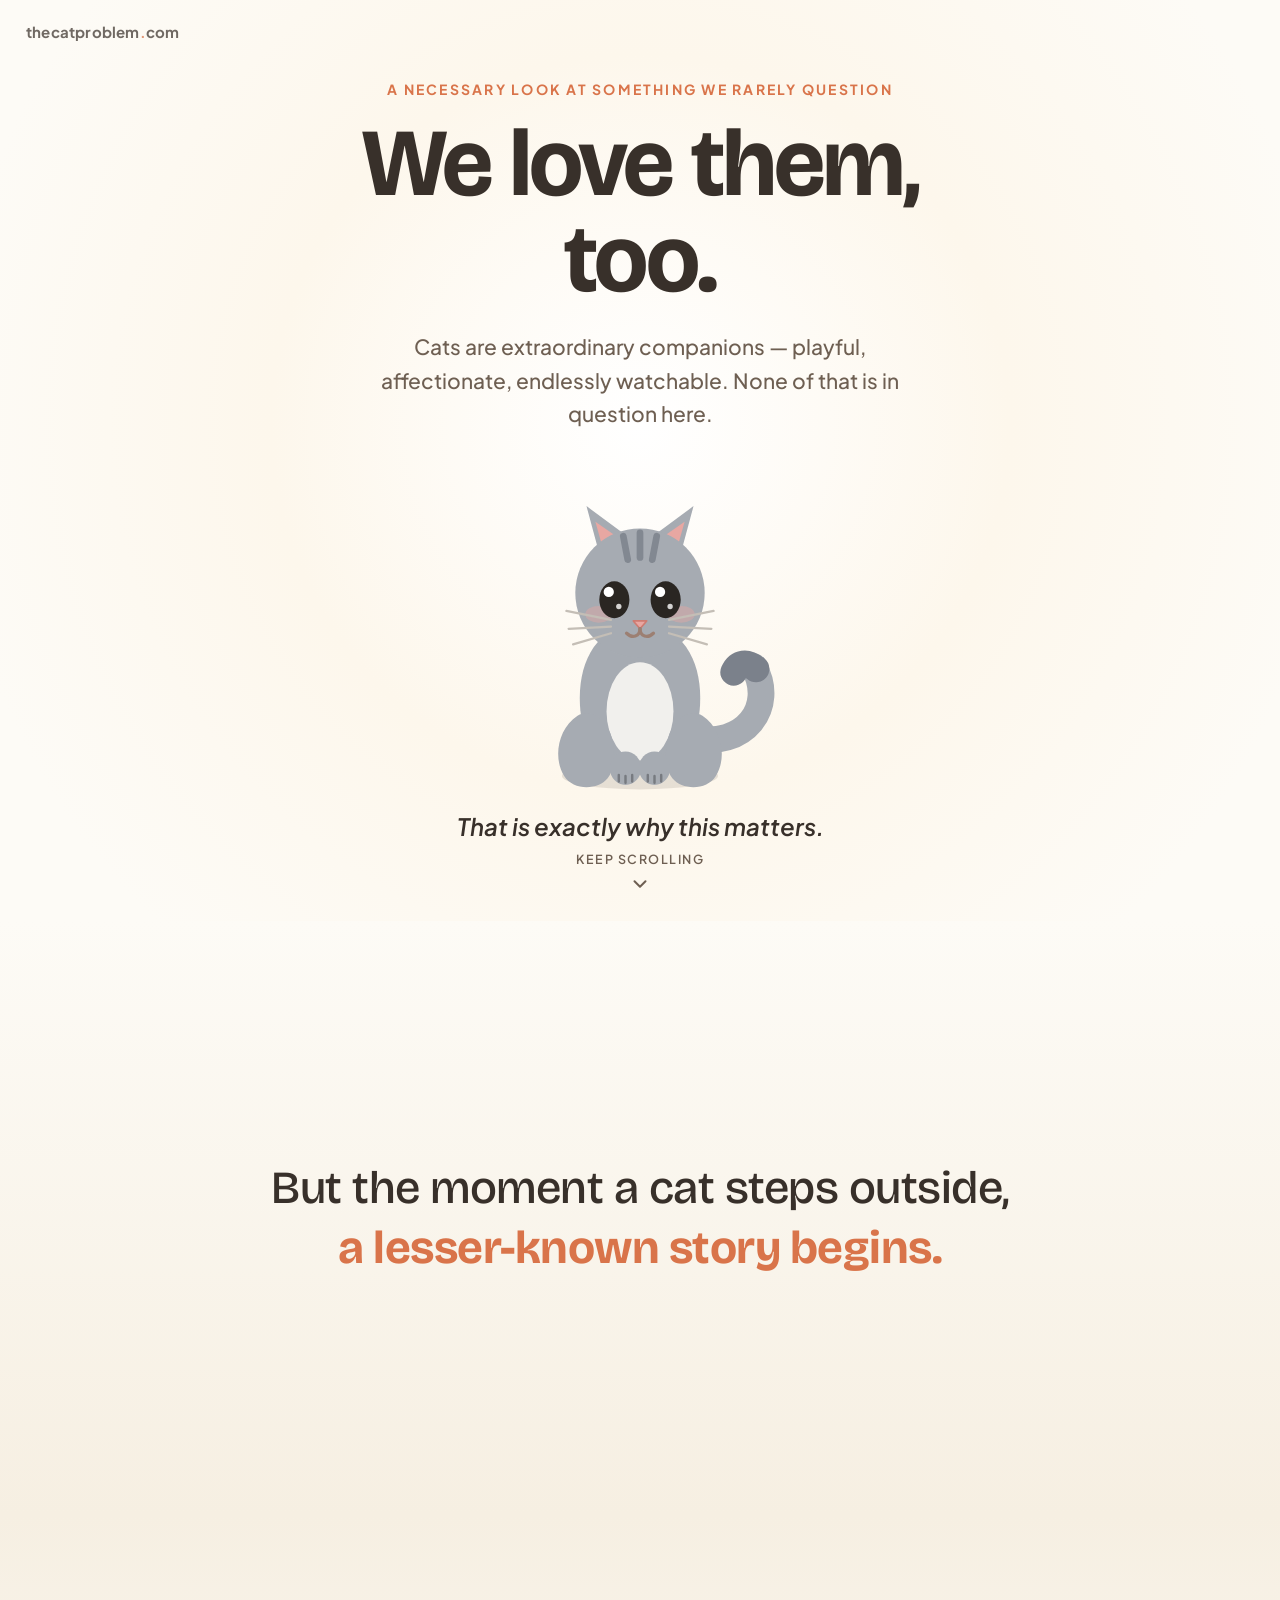
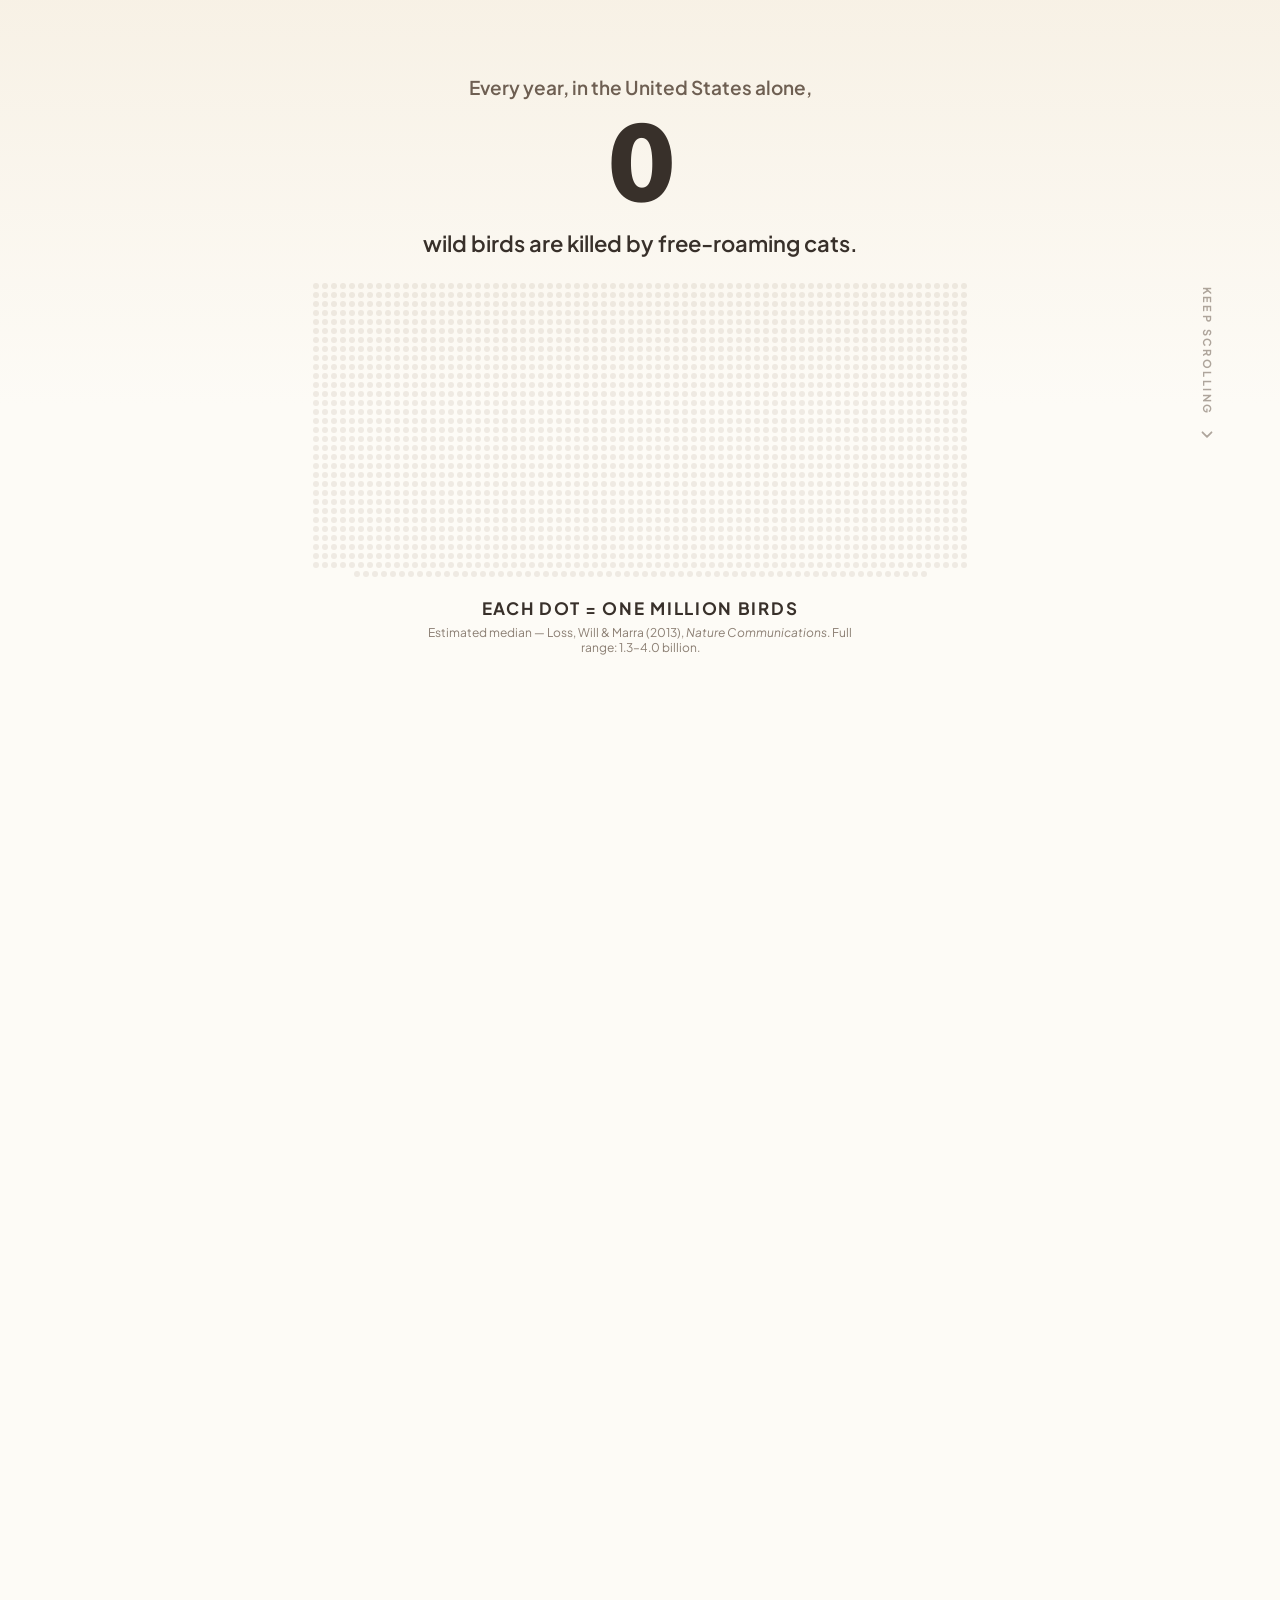
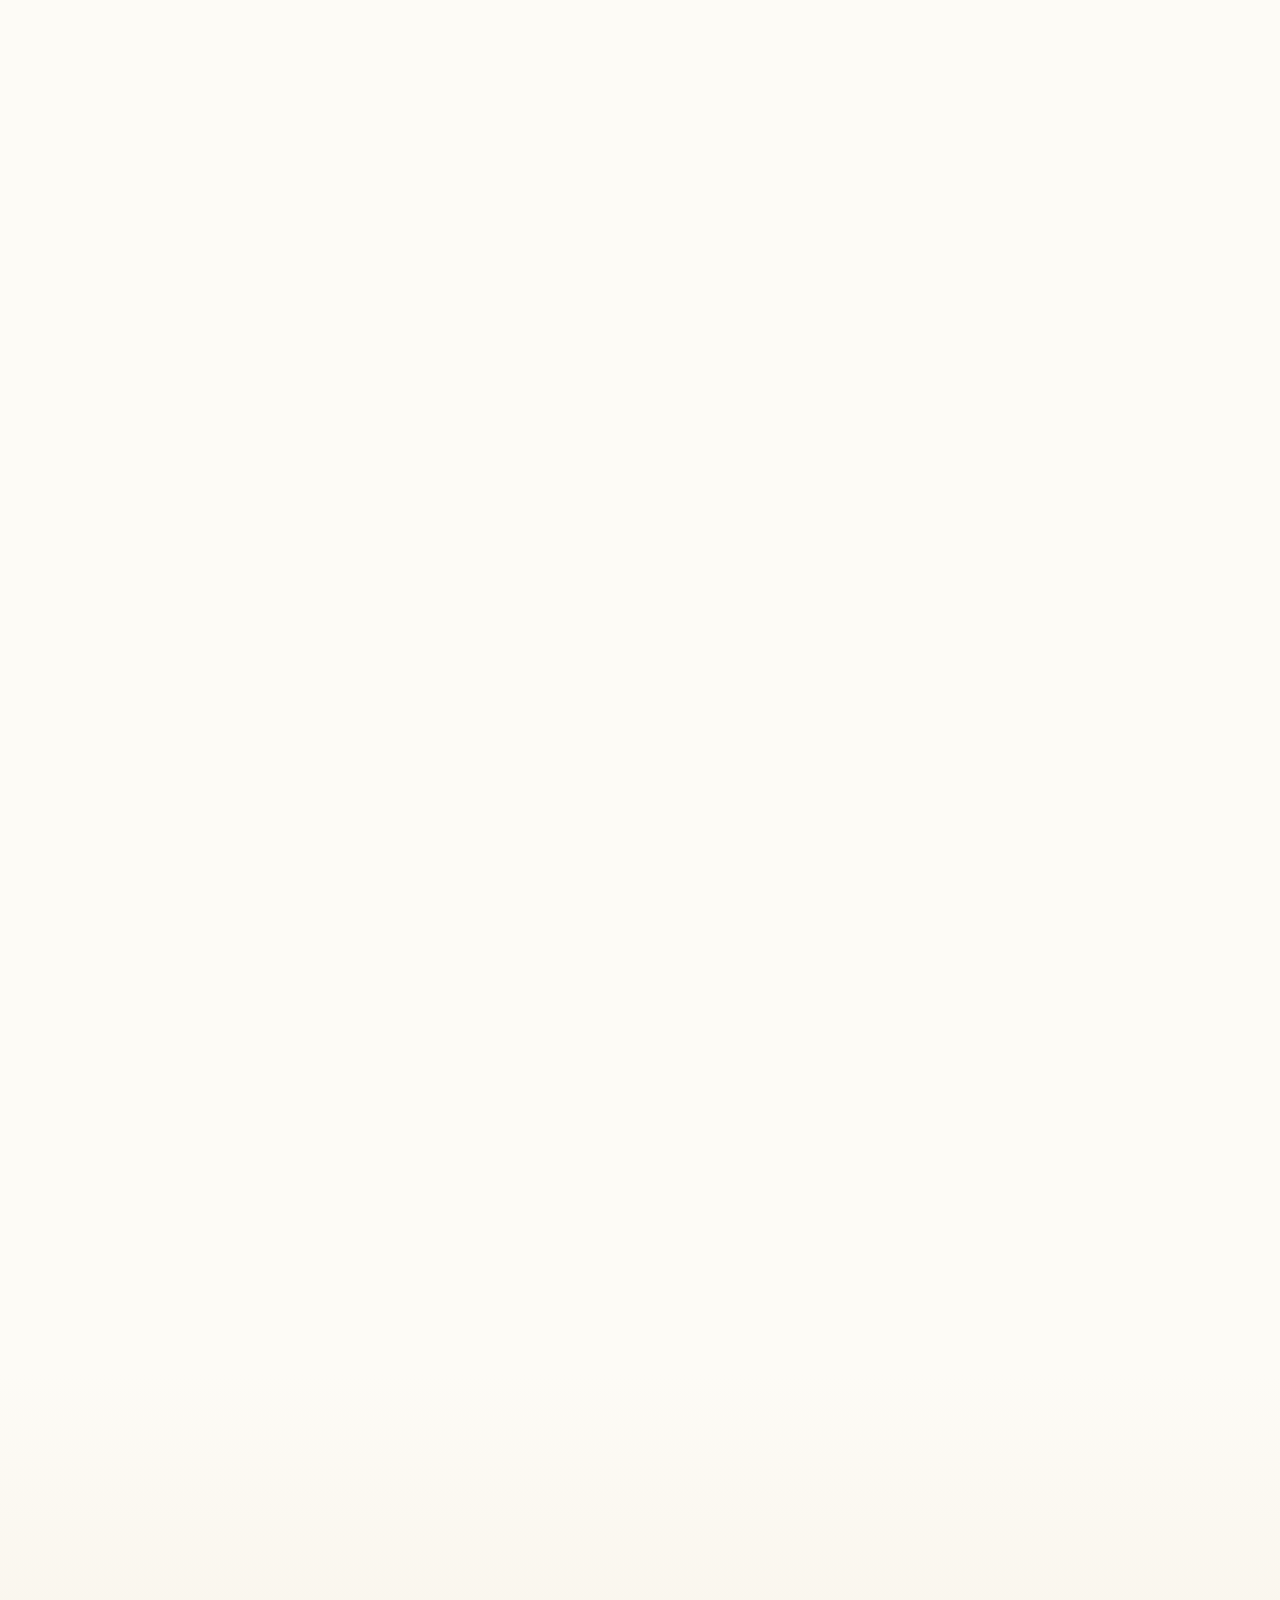
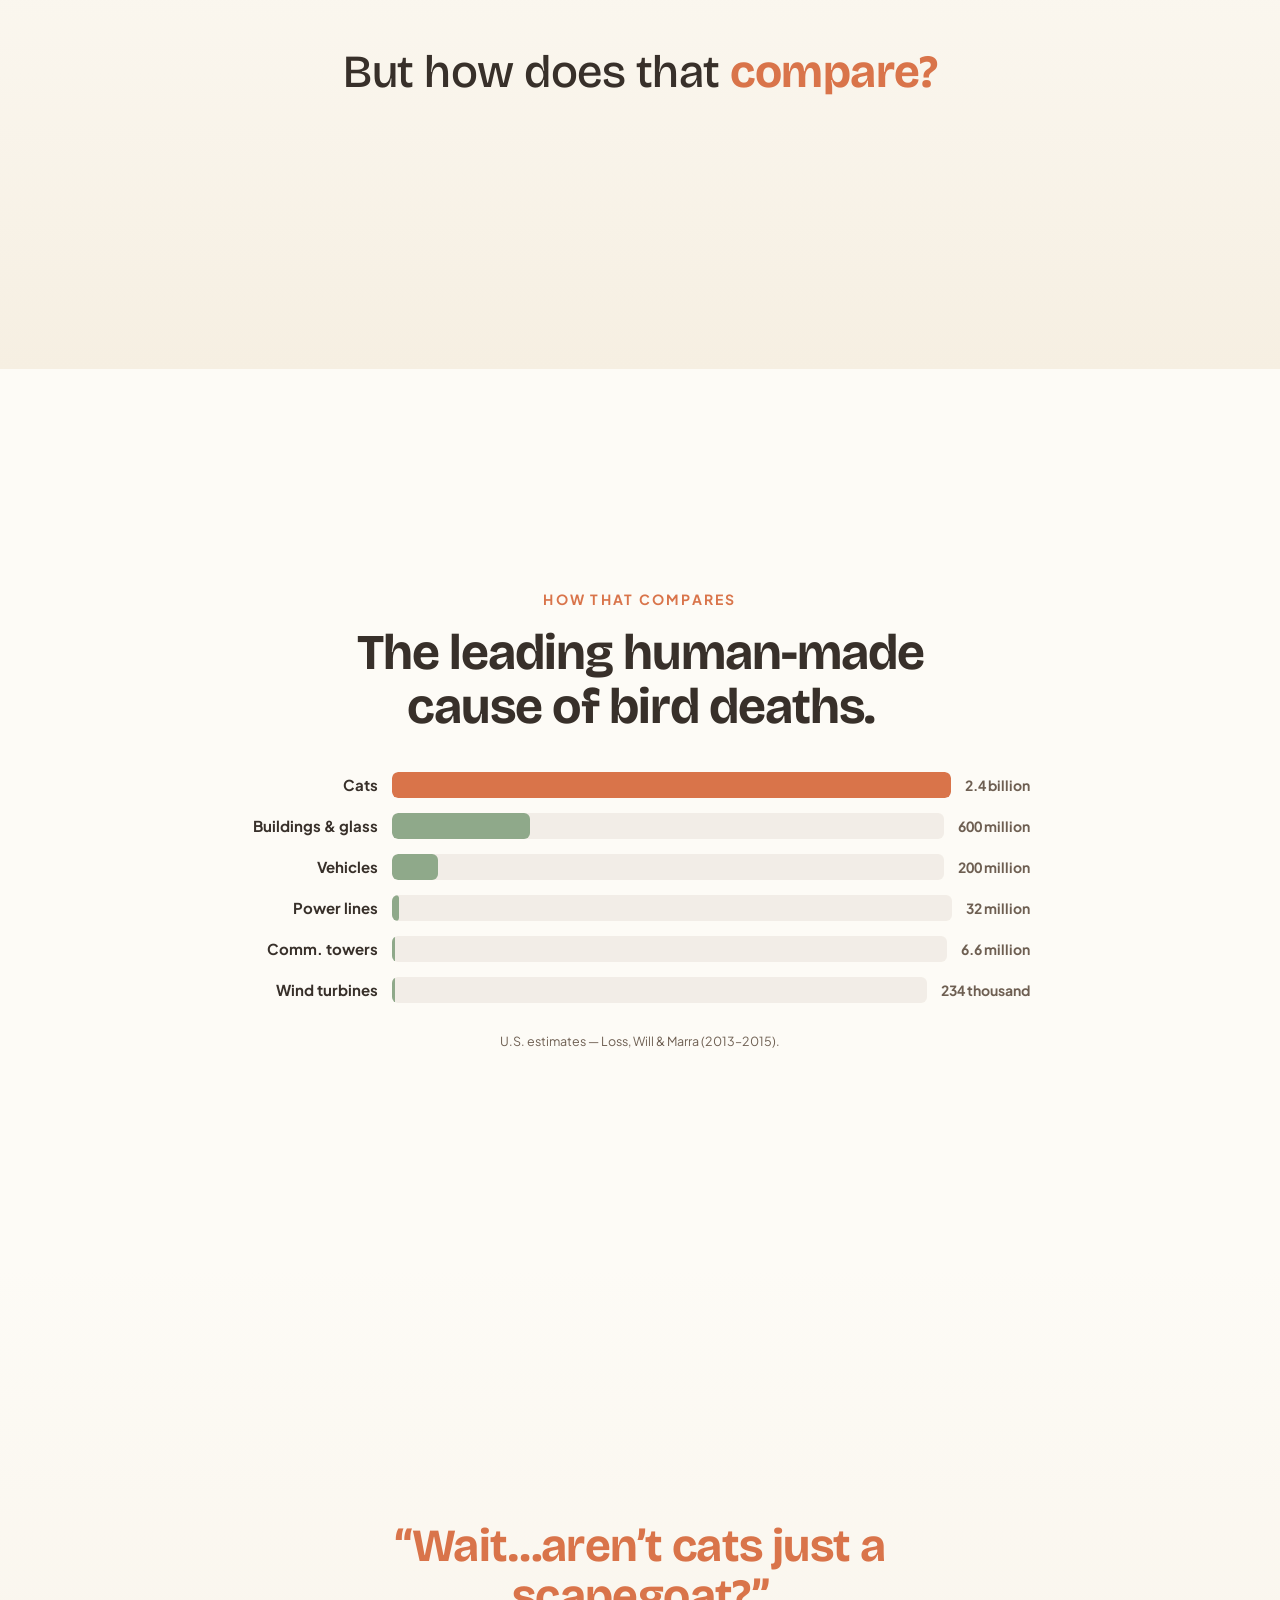
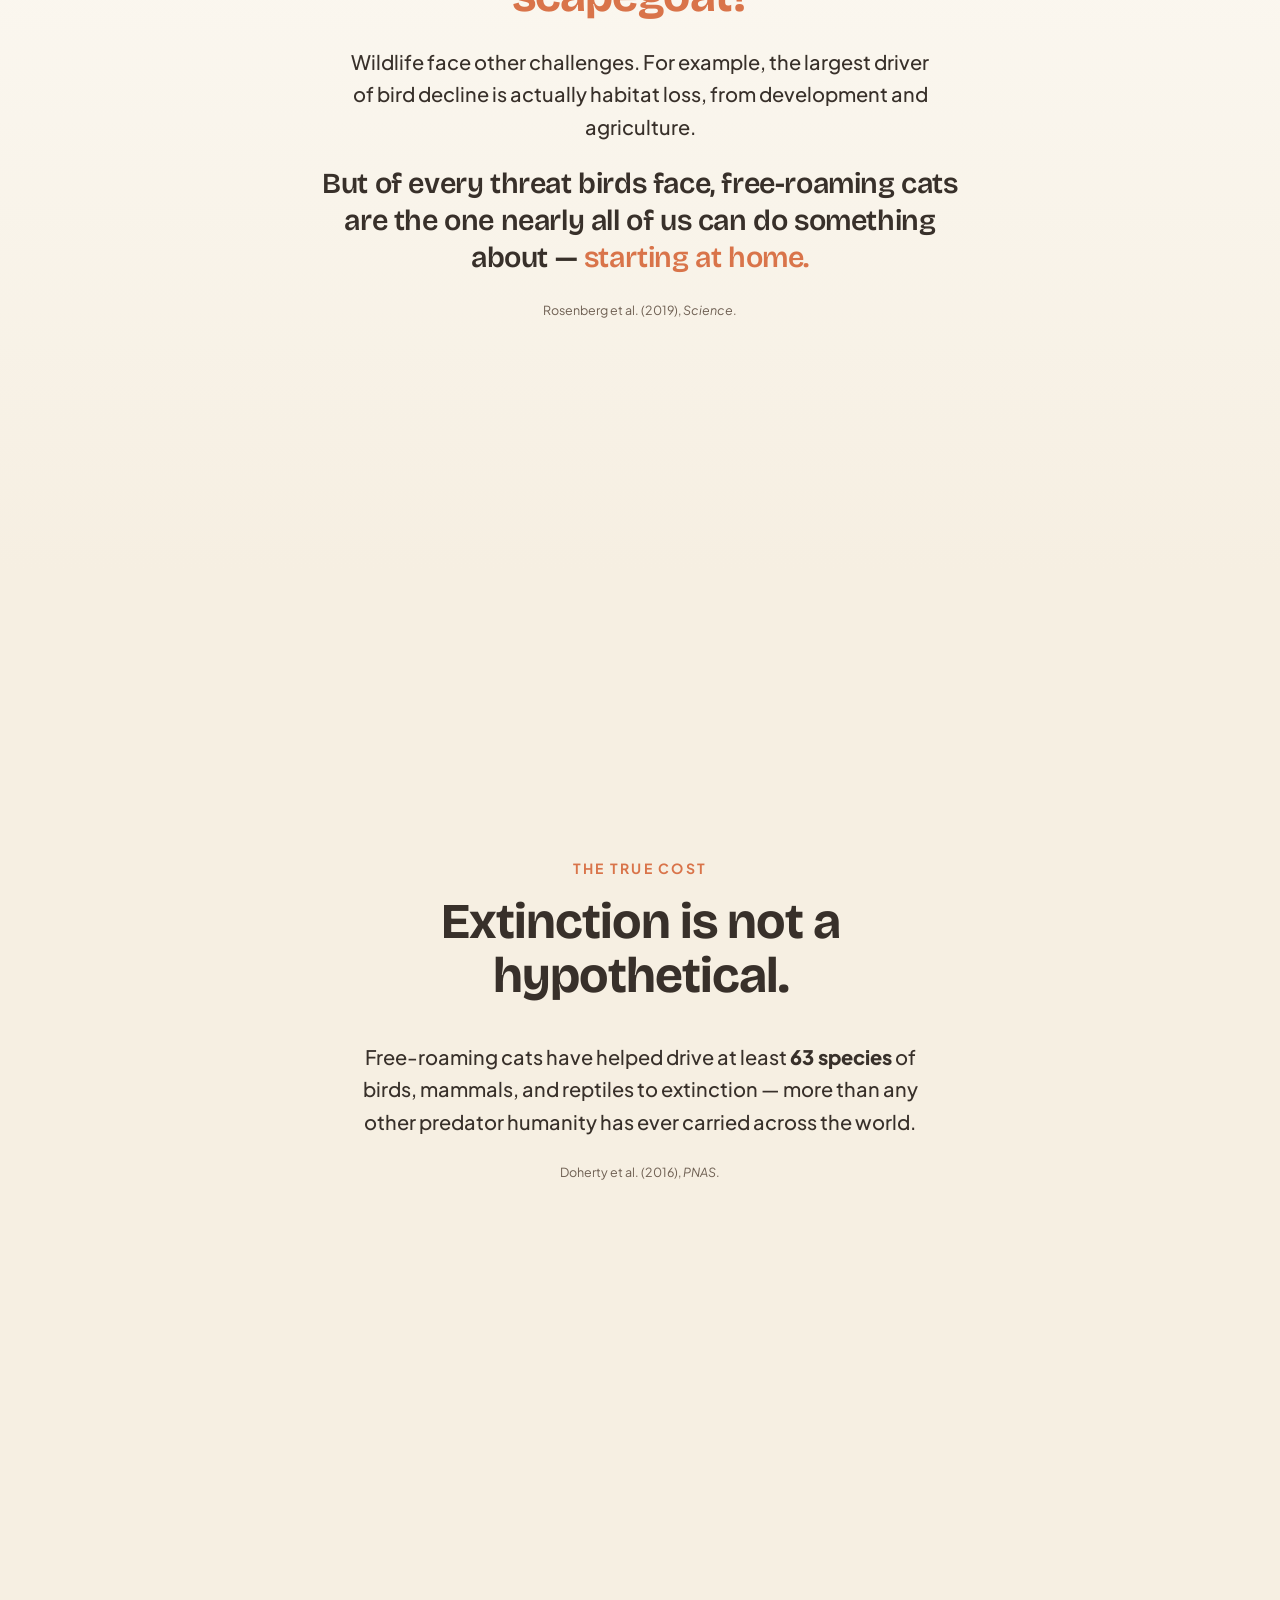
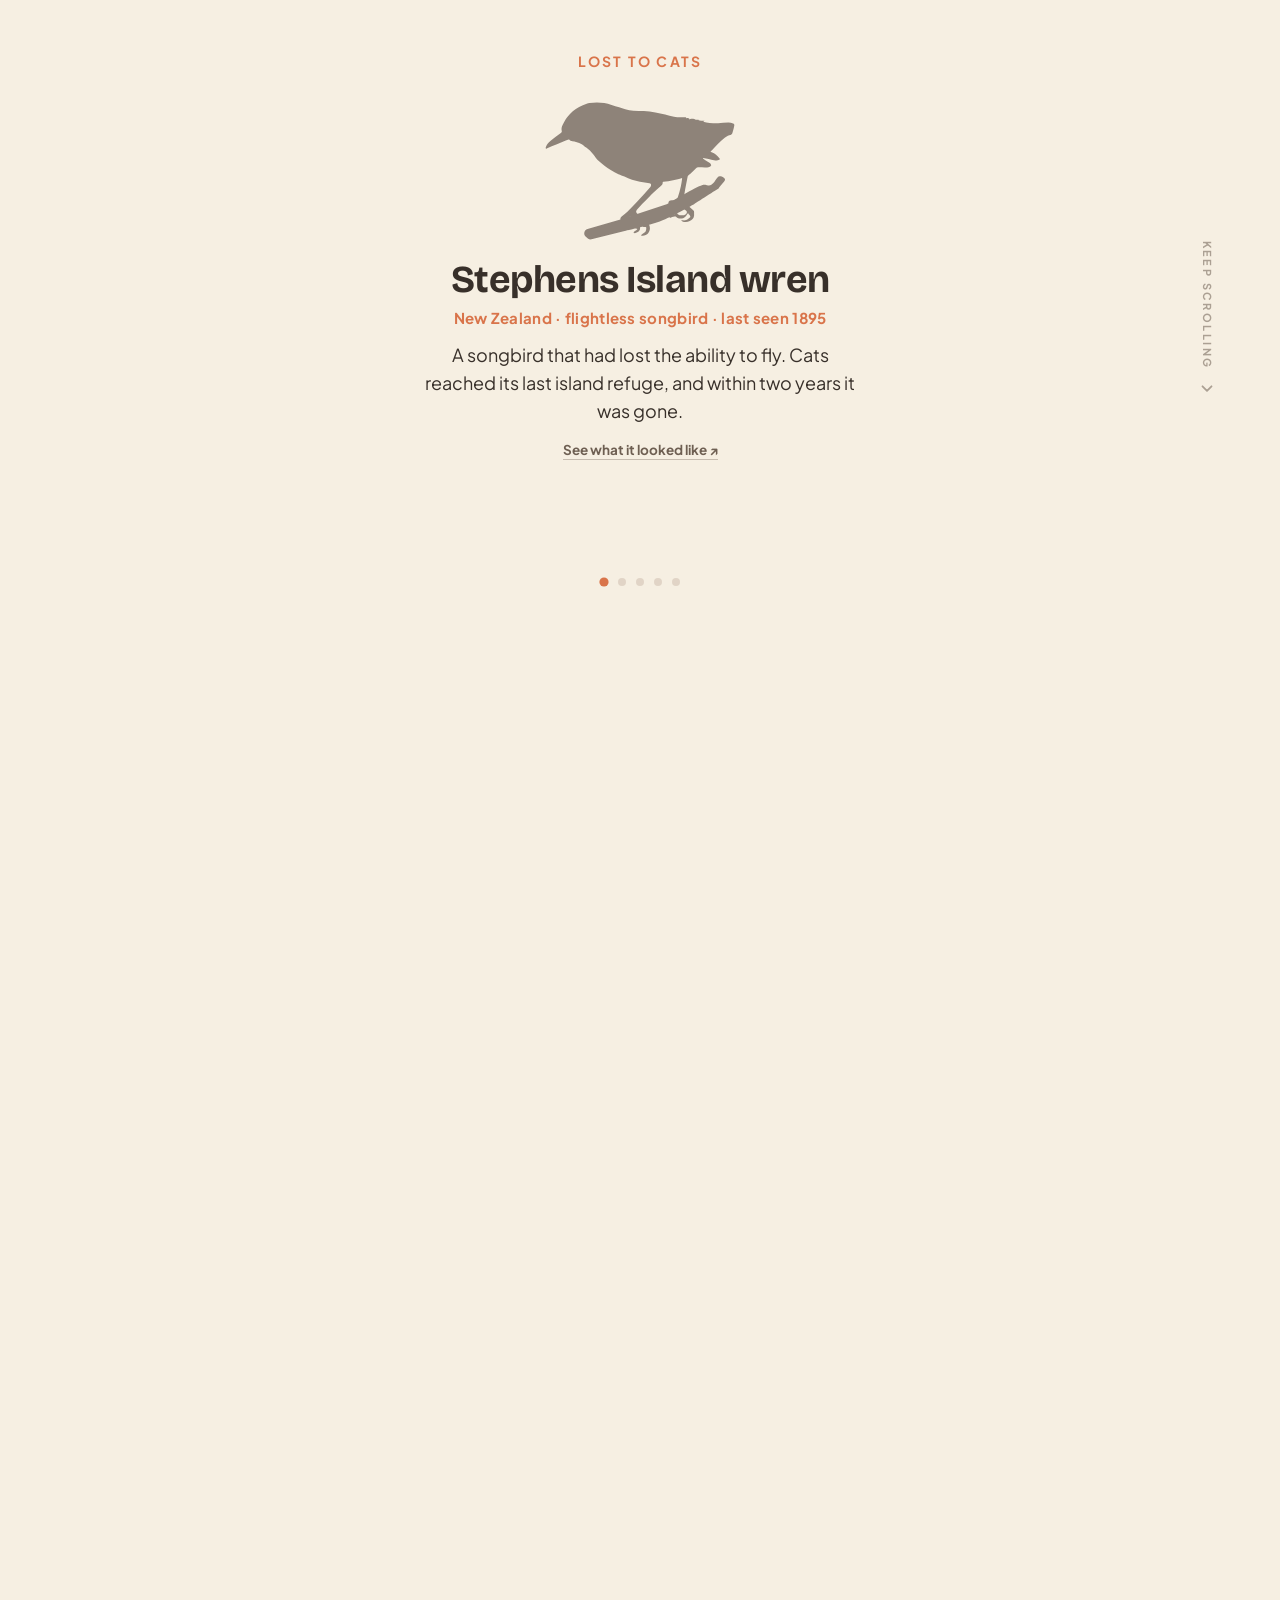
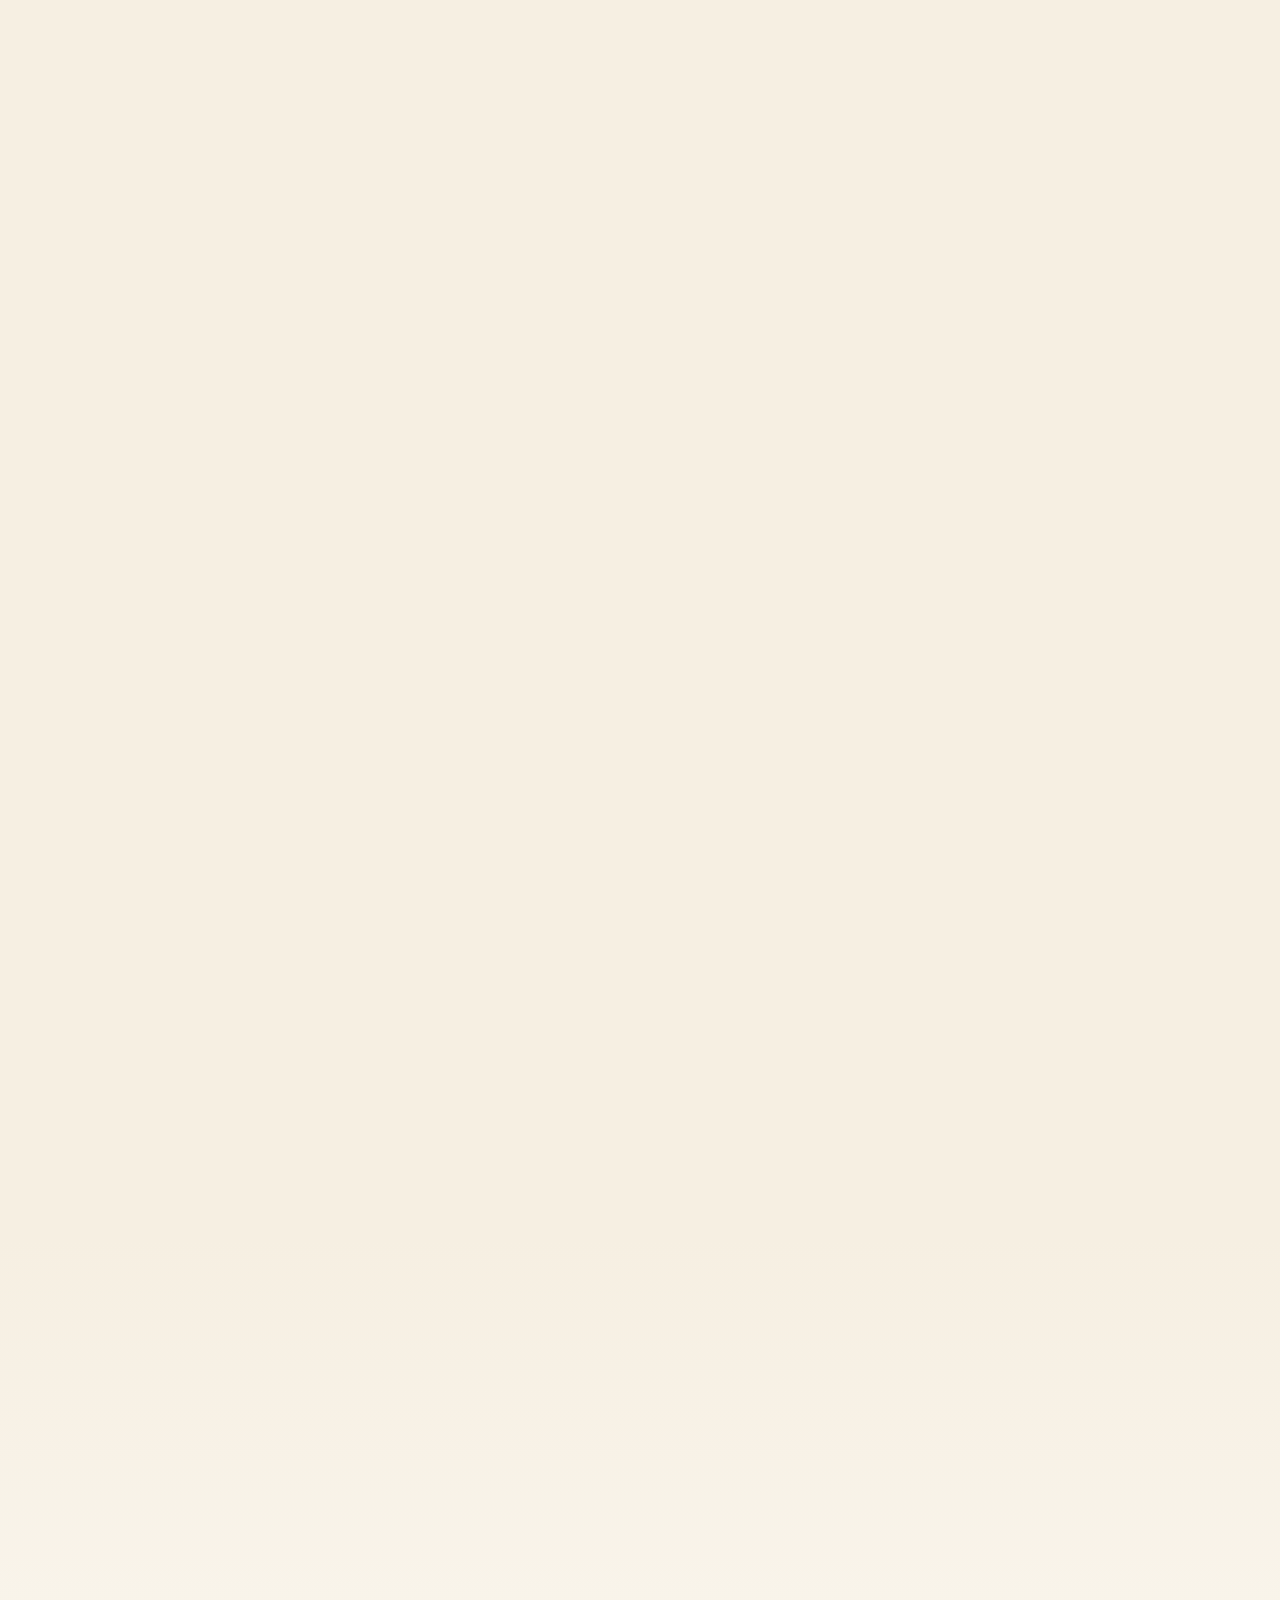
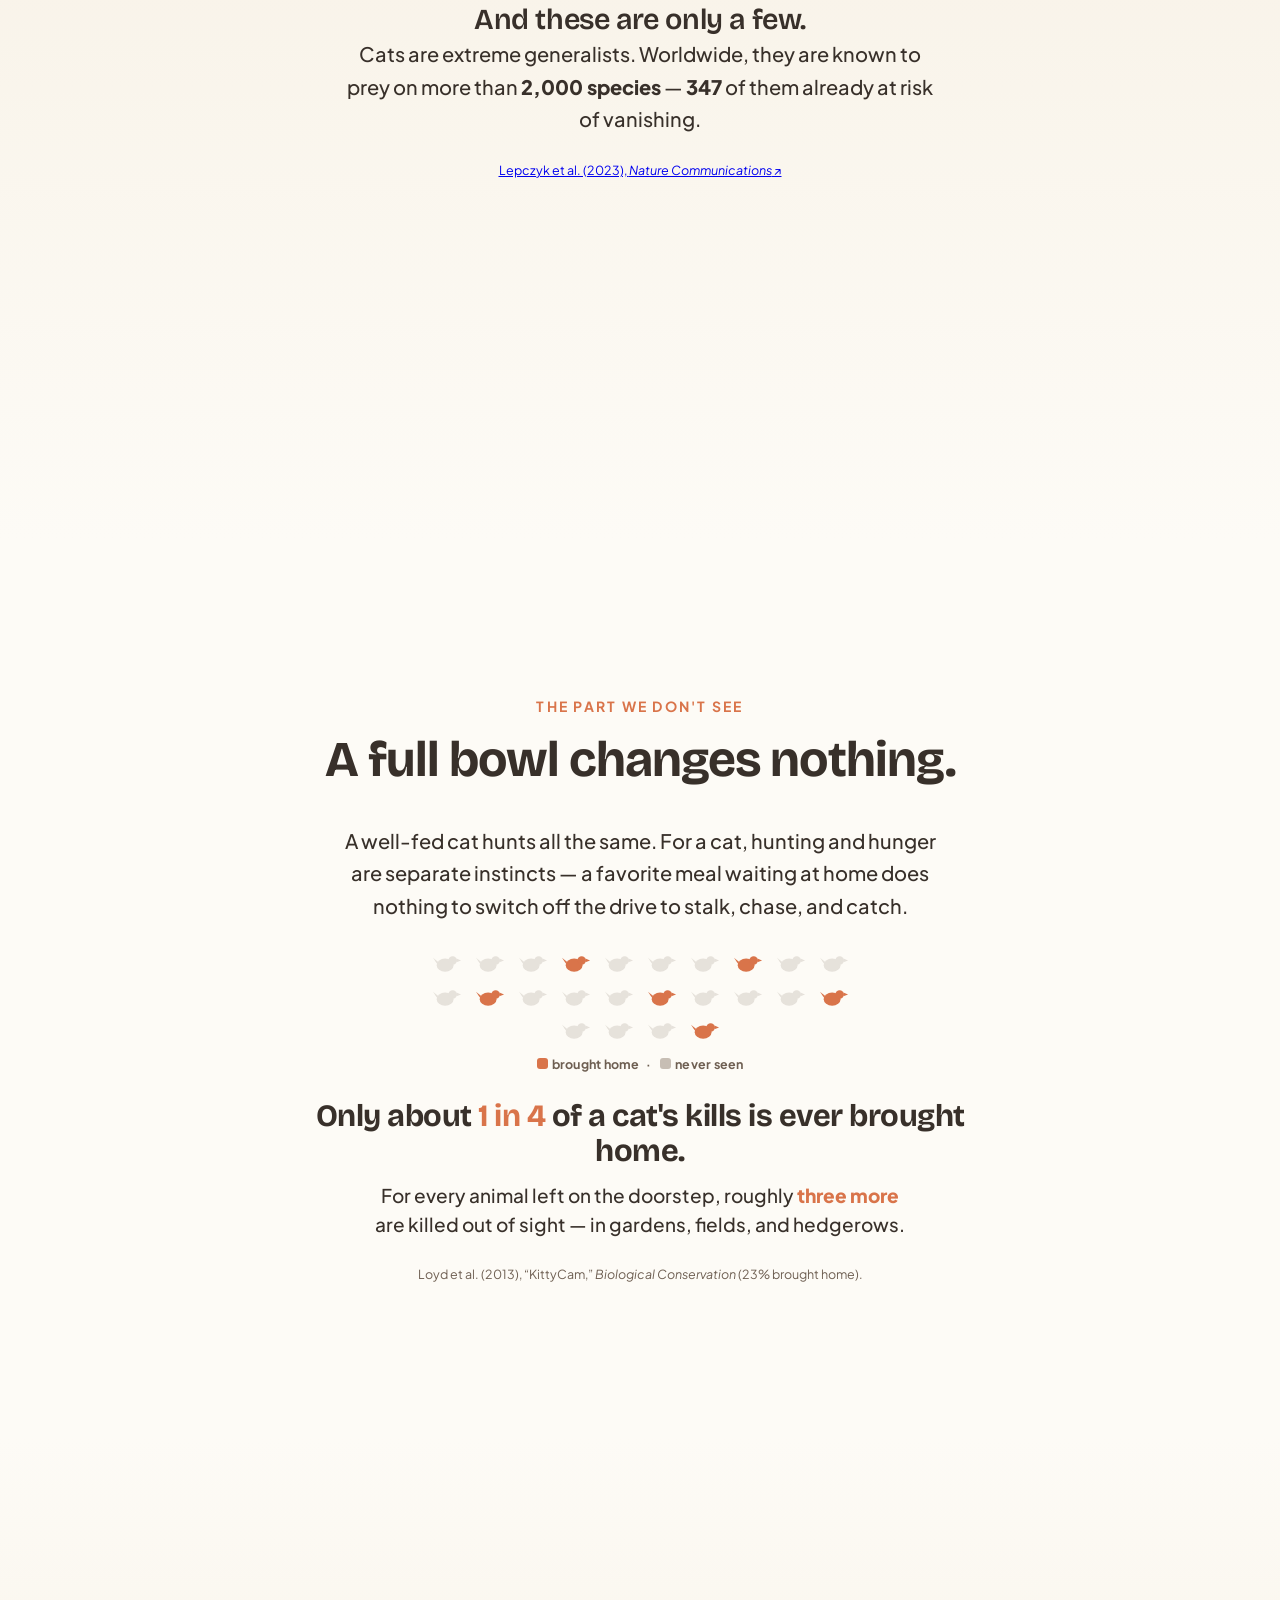
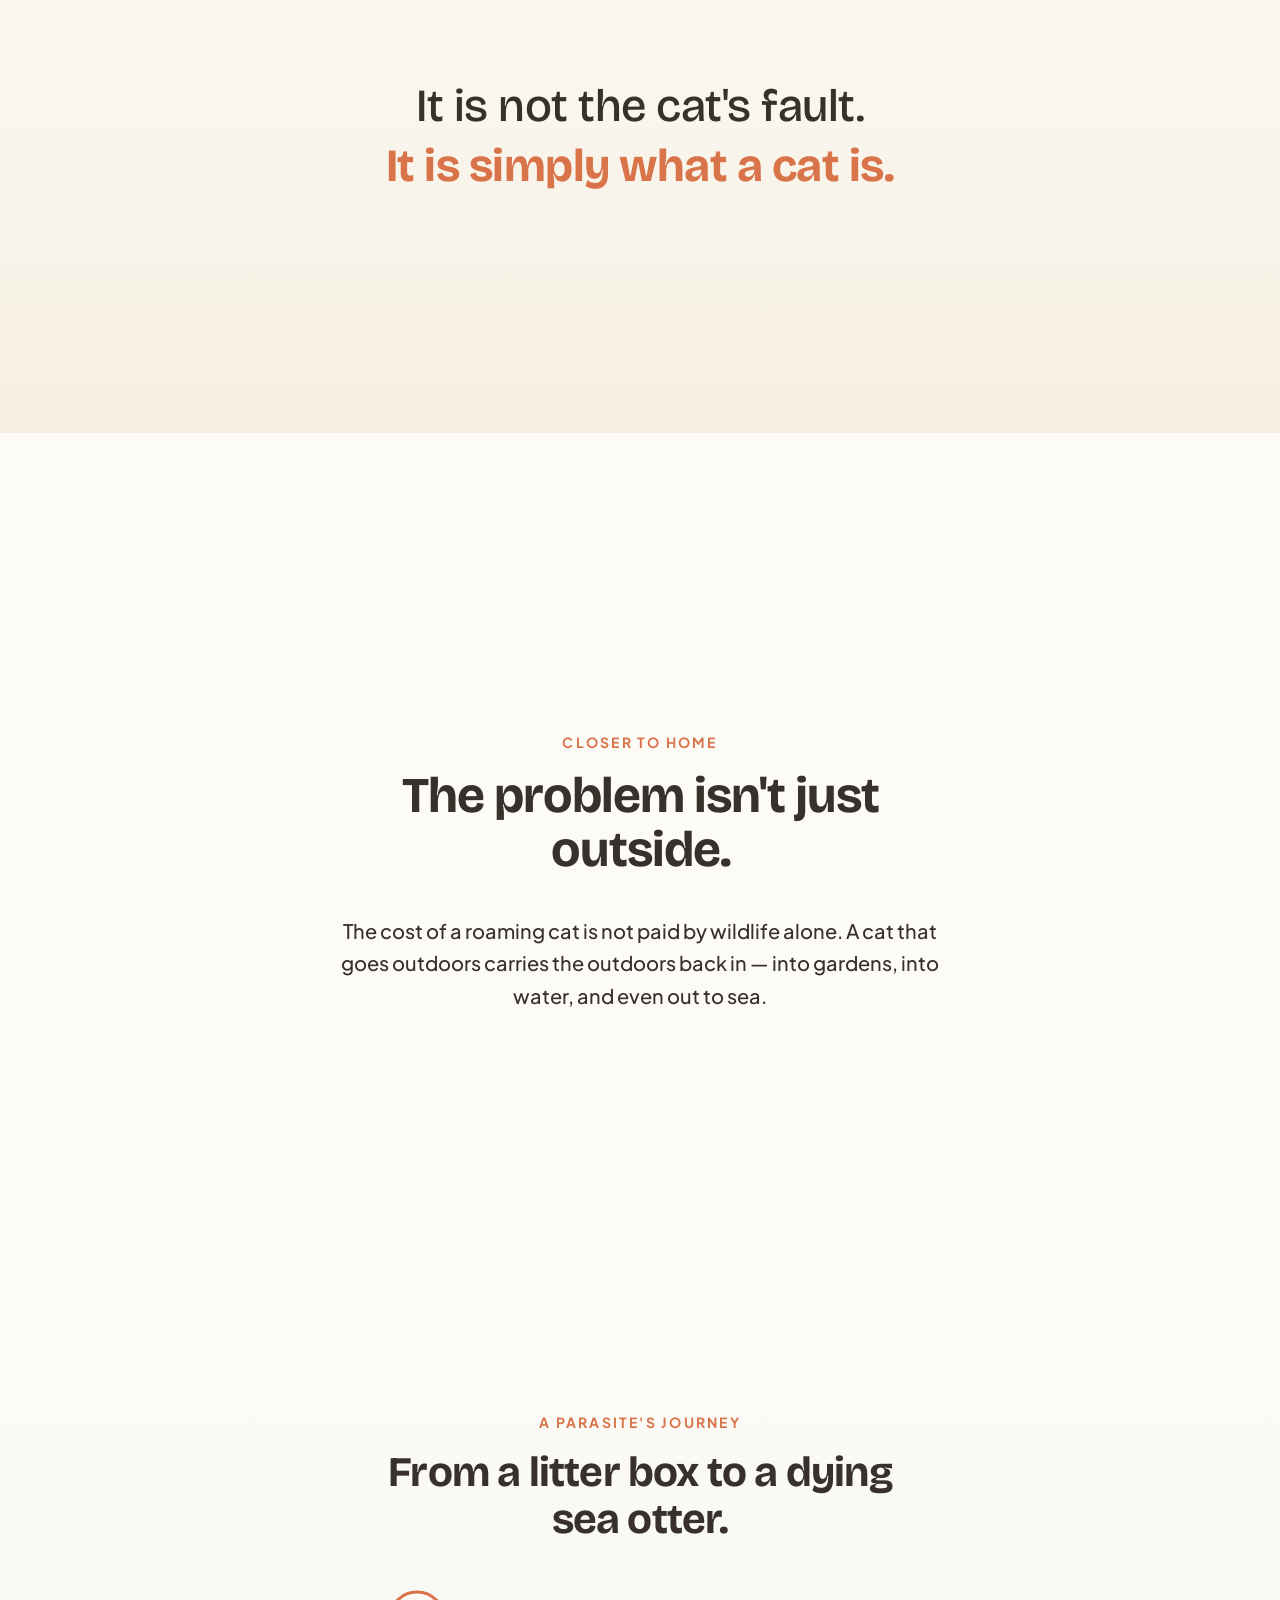
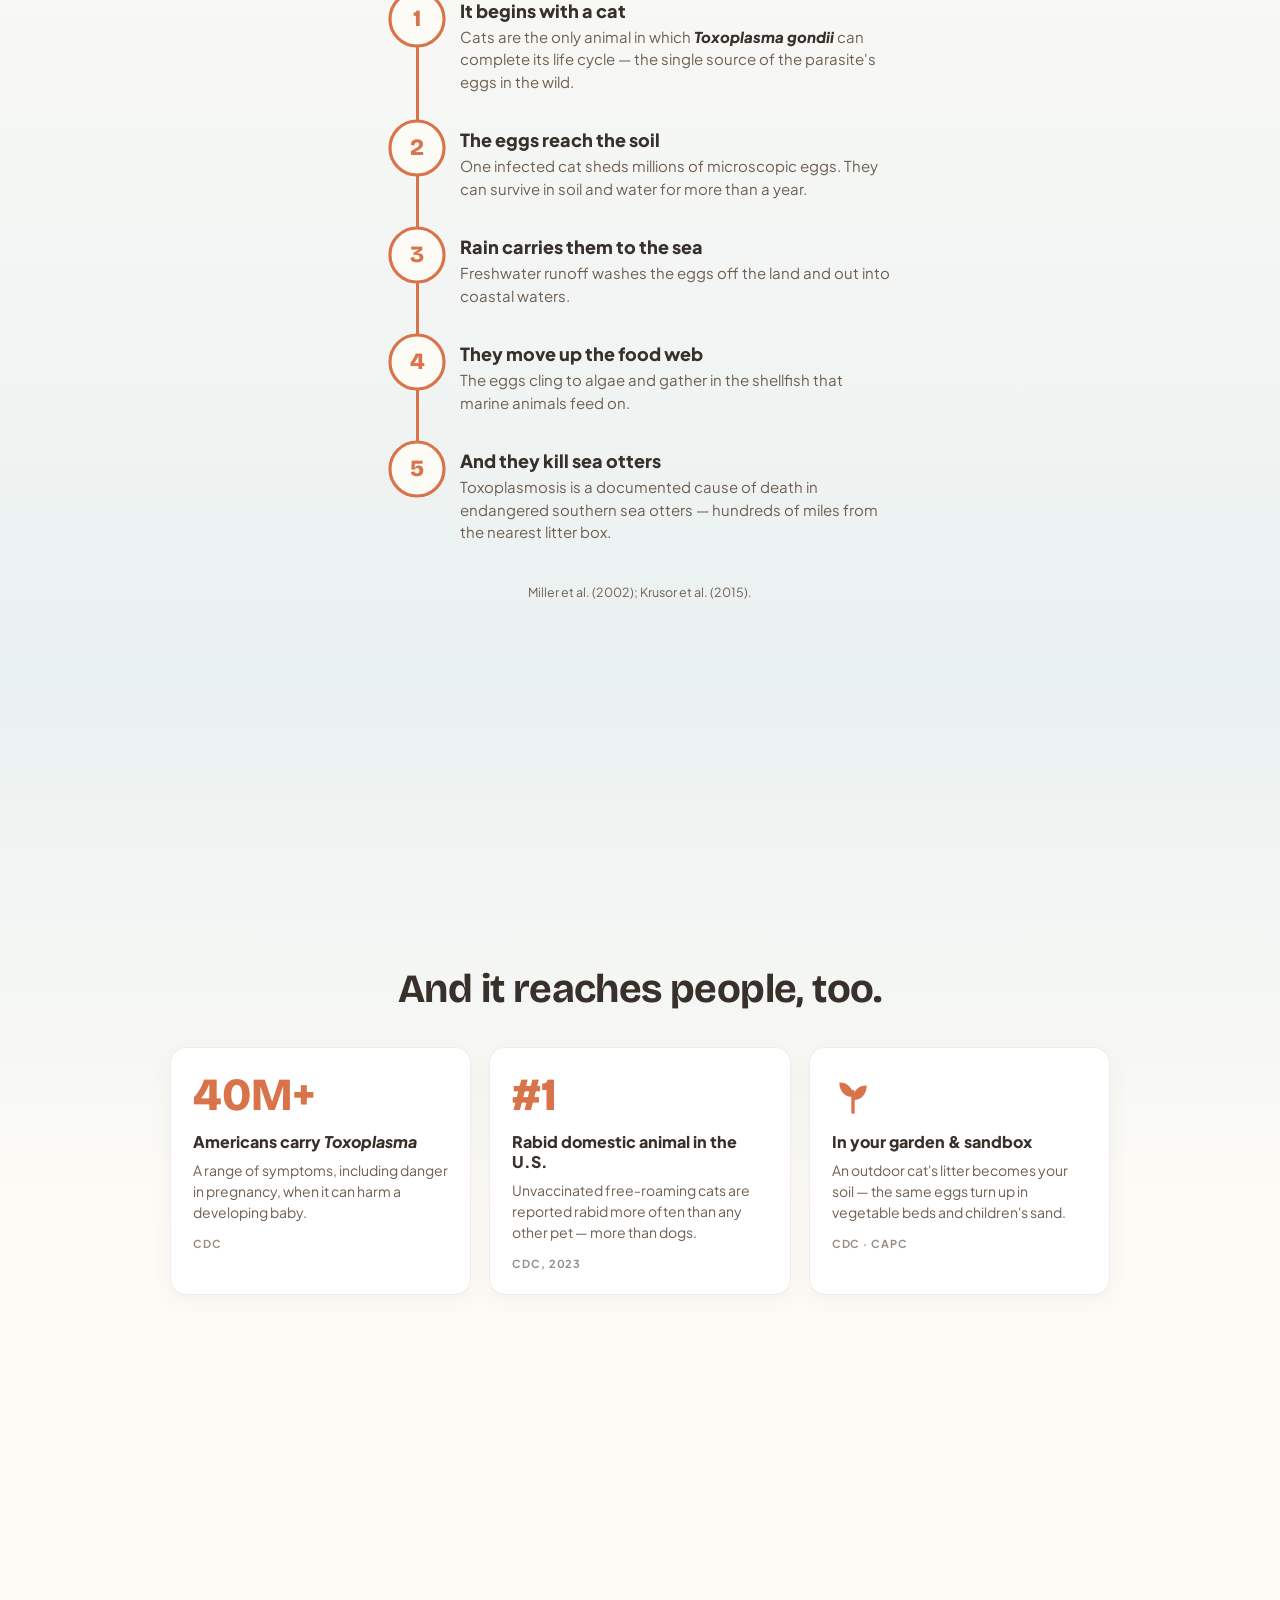
<file: index.html>
<!doctype html>
<html lang="en">
<head>
  <meta charset="utf-8" />
  <meta name="viewport" content="width=device-width, initial-scale=1" />
  <title>The Cat Problem</title>
  <meta name="description" content="A gentle, factual look at what free-roaming cats mean for the world around us." />

  <!-- Open Graph / social share card -->
  <meta property="og:type" content="website" />
  <meta property="og:url" content="https://thecatproblem.com/" />
  <meta property="og:site_name" content="The Cat Problem" />
  <meta property="og:title" content="The Cat Problem" />
  <meta property="og:description" content="A leading cause of bird extinction — and it starts at your own door. A gentle, factual look at what free-roaming cats mean for the world around them." />
  <meta property="og:image" content="https://thecatproblem.com/assets/og-image.png" />
  <meta property="og:image:width" content="1200" />
  <meta property="og:image:height" content="630" />
  <meta property="og:image:alt" content="The Cat Problem — a leading cause of bird extinction, and it starts at your own door." />
  <meta name="twitter:card" content="summary_large_image" />
  <meta name="twitter:title" content="The Cat Problem" />
  <meta name="twitter:description" content="A leading cause of bird extinction — and it starts at your own door." />
  <meta name="twitter:image" content="https://thecatproblem.com/assets/og-image.png" />

  <!-- Modern, warm type pairing: Bricolage Grotesque (display) + Plus Jakarta Sans (body) -->
  <link rel="preconnect" href="https://fonts.googleapis.com" />
  <link rel="preconnect" href="https://fonts.gstatic.com" crossorigin />
  <link href="https://fonts.googleapis.com/css2?family=Bricolage+Grotesque:opsz,wght@12..96,400;12..96,500;12..96,600;12..96,700;12..96,800&family=Plus+Jakarta+Sans:ital,wght@0,400;0,500;0,600;0,700;1,500;1,600&display=swap" rel="stylesheet" />

  <link rel="stylesheet" href="styles.css" />
</head>
<body>
  <!-- Tiny brand mark, always present -->
  <a class="brand" href="/">thecatproblem<span class="brand-dot">.</span>com</a>

  <main>

    <!-- ============================================================
         SCREEN 1 — The warm open ("We love them, too.")
         ============================================================ -->
    <section class="step hero" id="s1-open">
      <div class="hero-glow" aria-hidden="true"></div>
      <div class="motes" aria-hidden="true"></div>

      <div class="hero-inner">
        <p class="kicker reveal">A necessary look at something we rarely question</p>
        <h1 class="hero-title reveal">We love them, too.</h1>
        <p class="hero-sub reveal">
          Cats are extraordinary companions — playful, affectionate, endlessly
          watchable. None of that is in question here.
        </p>

        <!-- Code-drawn cat, gently alive -->
        <div class="cat-wrap reveal" aria-hidden="true">
          <svg class="cat" viewBox="0 0 260 300" xmlns="http://www.w3.org/2000/svg" role="img">
            <!-- soft shadow -->
            <ellipse class="cat-shadow" cx="130" cy="286" rx="70" ry="12" />

            <!-- tail (sways) -->
            <path class="tail" d="M176,252 C224,262 252,224 232,188"
                  fill="none" stroke="var(--cat)" stroke-width="24" stroke-linecap="round" />
            <path class="tail-tip" d="M234,190 C226,183 218,184 214,193"
                  fill="none" stroke="var(--cat-dark)" stroke-width="24" stroke-linecap="round" />

            <!-- body + head breathe together -->
            <g class="cat-torso">
              <!-- body -->
              <path class="body" d="M130,150 C92,150 76,182 76,216 C76,258 96,278 130,278
                                     C164,278 184,258 184,216 C184,182 168,150 130,150 Z" />
              <!-- belly patch -->
              <ellipse class="belly" cx="130" cy="228" rx="30" ry="44" />

              <!-- hind legs (haunch + foot, connected to the body) -->
              <path class="leg" d="M74,232 C56,244 52,270 62,286 C70,299 92,299 101,288
                                    C110,277 108,250 98,238 C91,230 82,227 74,232 Z" />
              <path class="leg" d="M186,232 C204,244 208,270 198,286 C190,299 168,299 159,288
                                    C150,277 152,250 162,238 C169,230 178,227 186,232 Z" />
              <!-- front paws (small, round) -->
              <ellipse class="leg" cx="117" cy="279" rx="14" ry="15" />
              <ellipse class="leg" cx="143" cy="279" rx="14" ry="15" />
              <!-- toe hints on the front paws -->
              <path class="toe" d="M111,291 L111,285 M117,292 L117,286 M123,291 L123,285
                                    M137,291 L137,285 M143,292 L143,286 M149,291 L149,285" />

              <!-- ears -->
              <path class="ear" d="M96,96 L82,44 L128,78 Z" />
              <path class="ear" d="M164,96 L178,44 L132,78 Z" />
              <path class="ear-inner" d="M99,90 L90,58 L120,79 Z" />
              <path class="ear-inner" d="M161,90 L170,58 L140,79 Z" />

              <!-- head -->
              <circle class="head" cx="130" cy="122" r="58" />

              <!-- forehead tabby stripes -->
              <path class="stripe" d="M130,68 L130,90" />
              <path class="stripe" d="M115,71 L119,92" />
              <path class="stripe" d="M145,71 L141,92" />

              <!-- soft cheeks -->
              <ellipse class="blush" cx="93" cy="141" rx="12" ry="7.5" />
              <ellipse class="blush" cx="167" cy="141" rx="12" ry="7.5" />

              <!-- big kawaii eyes -->
              <g class="eyes">
                <g class="eye eye-l">
                  <ellipse class="eyeball" cx="107" cy="128" rx="13.5" ry="16.5" />
                  <circle class="glint" cx="102" cy="121" r="4.6" />
                  <circle class="glint glint-sm" cx="111" cy="134" r="2.4" />
                </g>
                <g class="eye eye-r">
                  <ellipse class="eyeball" cx="153" cy="128" rx="13.5" ry="16.5" />
                  <circle class="glint" cx="148" cy="121" r="4.6" />
                  <circle class="glint glint-sm" cx="157" cy="134" r="2.4" />
                </g>
              </g>

              <!-- nose + tiny mouth -->
              <path class="nose" d="M124,147 L136,147 L130,154 Z" />
              <path class="mouth" d="M130,154 C130,161 123,163 118,158" />
              <path class="mouth" d="M130,154 C130,161 137,163 142,158" />

              <!-- whiskers -->
              <g class="whiskers">
                <path d="M104,146 L64,138" /><path d="M104,152 L66,154" /><path d="M104,158 L70,168" />
                <path d="M156,146 L196,138" /><path d="M156,152 L194,154" /><path d="M156,158 L190,168" />
              </g>
            </g>
          </svg>
        </div>

        <p class="hero-turn reveal">That is exactly why this matters.</p>
      </div>

      <div class="scroll-cue" aria-hidden="true">
        <span>keep scrolling</span>
        <svg viewBox="0 0 24 24" width="22" height="22"><path d="M6 9l6 6 6-6" fill="none" stroke="currentColor" stroke-width="2.2" stroke-linecap="round" stroke-linejoin="round"/></svg>
      </div>
    </section>

    <!-- ============================================================
         BRIDGE — the gentle turn toward the story
         (sets up Screen 2; more screens slot in below over time)
         ============================================================ -->
    <section class="step bridge" id="s1-bridge">
      <p class="bridge-line reveal">
        But the moment a cat steps outside,
        <br /><em>a lesser-known story begins.</em>
      </p>
    </section>

    <!-- ============================================================
         SCREEN 2 — The unseen scale (scroll-driven counter + dots)
         ============================================================ -->
    <section class="scale" id="s2-scale">
      <div class="scale-sticky">
        <p class="scale-lead">Every year, in the United States alone,</p>
        <div class="scale-number"><span id="birdCount">0</span></div>
        <p class="scale-unit">wild birds are killed by free-roaming cats.</p>

        <div class="dotfield" id="dotfield" aria-hidden="true"></div>

        <p class="scale-legend">each dot = one million birds</p>
        <p class="scale-source">Estimated median — Loss, Will &amp; Marra (2013),
          <em>Nature Communications</em>. Full range: 1.3–4.0 billion.</p>

        <div class="scroll-hint" aria-hidden="true">
          <span>keep scrolling</span>
          <svg viewBox="0 0 24 24" width="18" height="18"><path d="M6 9l6 6 6-6" fill="none" stroke="currentColor" stroke-width="2.4" stroke-linecap="round" stroke-linejoin="round"/></svg>
        </div>
      </div>
    </section>

    <!-- bridge into the next beat -->
    <section class="step bridge" id="s2-after">
      <p class="bridge-line reveal">But how does that <em>compare?</em></p>
    </section>

    <!-- ============================================================
         SCREEN 3a — Where cats rank (animated bar chart)
         ============================================================ -->
    <section class="step rank" id="s3-rank">
      <div class="rank-inner">
        <p class="kicker reveal">How that compares</p>
        <h2 class="rank-title reveal">The leading human-made cause of bird deaths.</h2>

        <div class="chart reveal" id="rankChart">
          <div class="bar-row" style="--w: 100%">
            <div class="bar-label">Cats</div>
            <div class="bar-track"><div class="bar-fill cats"></div></div>
            <div class="bar-value">2.4 billion</div>
          </div>
          <div class="bar-row" style="--w: 25%">
            <div class="bar-label">Buildings &amp; glass</div>
            <div class="bar-track"><div class="bar-fill"></div></div>
            <div class="bar-value">600 million</div>
          </div>
          <div class="bar-row" style="--w: 8.3%">
            <div class="bar-label">Vehicles</div>
            <div class="bar-track"><div class="bar-fill"></div></div>
            <div class="bar-value">200 million</div>
          </div>
          <div class="bar-row" style="--w: 1.33%">
            <div class="bar-label">Power lines</div>
            <div class="bar-track"><div class="bar-fill"></div></div>
            <div class="bar-value">32 million</div>
          </div>
          <div class="bar-row" style="--w: 0.28%">
            <div class="bar-label">Comm. towers</div>
            <div class="bar-track"><div class="bar-fill"></div></div>
            <div class="bar-value">6.6 million</div>
          </div>
          <div class="bar-row" style="--w: 0.01%">
            <div class="bar-label">Wind turbines</div>
            <div class="bar-track"><div class="bar-fill"></div></div>
            <div class="bar-value">234 thousand</div>
          </div>
        </div>

        <p class="rank-source reveal">U.S. estimates — Loss, Will &amp; Marra (2013–2015).</p>
      </div>
    </section>

    <!-- ============================================================
         SCREEN 3b — The honest reckoning (pre-empt the counterargument)
         ============================================================ -->
    <section class="step reckon" id="s3-reckon">
      <div class="reckon-inner">
        <p class="reckon-q reveal">“Wait…aren’t cats just a scapegoat?”</p>
        <p class="reckon-body reveal">
          Wildlife face other challenges. For example, the largest driver of bird
          decline is actually habitat loss, from development and agriculture.
        </p>
        <p class="reckon-turn reveal">
          But of every threat birds face, free-roaming cats are the one nearly all
          of us can do something about — <em>starting at home.</em>
        </p>
        <p class="reckon-source reveal">Rosenberg et al. (2019), <em>Science</em>.</p>
      </div>
    </section>

    <!-- ============================================================
         SCREEN 4 — The gallery of the lost (extinctions)
         ============================================================ -->

    <!-- 4a: intro -->
    <section class="step gallery-intro" id="s4-intro">
      <div class="reckon-inner">
        <p class="kicker reveal">The true cost</p>
        <h2 class="rank-title reveal">Extinction is not a hypothetical.</h2>
        <p class="reckon-body reveal">
          Free-roaming cats have helped drive at least <strong>63 species</strong>
          of birds, mammals, and reptiles to extinction — more than any other
          predator humanity has ever carried across the world.
        </p>
        <p class="reckon-source reveal">Doherty et al. (2016), <em>PNAS</em>.</p>
      </div>
    </section>

    <!-- 4b: pinned one-at-a-time gallery -->
    <section class="gallery" id="s4-gallery">
      <div class="gallery-sticky">
        <p class="gallery-kicker">Lost to cats</p>

        <div class="species-stack">

          <article class="species-card active">
            <div class="silhouette">
              <img class="sil" src="assets/silhouettes/stephens-island-wren.svg" alt="" aria-hidden="true" />
            </div>
            <h3 class="species-name">Stephens Island wren</h3>
            <p class="species-meta">New Zealand · flightless songbird · last seen 1895</p>
            <p class="species-note">A songbird that had lost the ability to fly. Cats reached
              its last island refuge, and within two years it was gone.</p>
            <a class="species-link" href="https://en.wikipedia.org/wiki/Lyall%27s_wren" target="_blank" rel="noopener">See what it looked like ↗</a>
          </article>

          <article class="species-card">
            <div class="silhouette">
              <img class="sil" src="assets/silhouettes/guadalupe-storm-petrel.svg" alt="" aria-hidden="true" />
            </div>
            <h3 class="species-name">Guadalupe storm-petrel</h3>
            <p class="species-meta">Guadalupe Island, Mexico · seabird · last seen 1912</p>
            <p class="species-note">A seabird that nested in island burrows. Feral cats found
              the colony — by 1912 it had vanished from the Earth.</p>
            <a class="species-link" href="https://en.wikipedia.org/wiki/Guadalupe_storm_petrel" target="_blank" rel="noopener">See what it looked like ↗</a>
          </article>

          <article class="species-card">
            <div class="silhouette">
              <img class="sil" src="assets/silhouettes/macquarie-island-parakeet.svg" alt="" aria-hidden="true" />
            </div>
            <h3 class="species-name">Macquarie Island parakeet</h3>
            <p class="species-meta">Macquarie Island, Australia · parrot · last seen 1890</p>
            <p class="species-note">Abundant for seventy years — until introduced rabbits
              multiplied the island's cats. The parakeet was gone by 1890.</p>
            <a class="species-link" href="https://en.wikipedia.org/wiki/Macquarie_parakeet" target="_blank" rel="noopener">See what it looked like ↗</a>
          </article>

          <article class="species-card">
            <div class="silhouette">
              <img class="sil" src="assets/silhouettes/lesser-bilby.svg" alt="" aria-hidden="true" />
            </div>
            <h3 class="species-name">Lesser bilby</h3>
            <p class="species-meta">Central Australia · burrowing marsupial · extinct by the 1960s</p>
            <p class="species-note">A gentle, big-eared digger of the desert night. Cats and
              foxes hunted it out of existence within a few decades.</p>
            <a class="species-link" href="https://en.wikipedia.org/wiki/Lesser_bilby" target="_blank" rel="noopener">See what it looked like ↗</a>
          </article>

          <article class="species-card">
            <div class="silhouette">
              <img class="sil" src="assets/silhouettes/crescent-nail-tail-wallaby.svg" alt="" aria-hidden="true" />
            </div>
            <h3 class="species-name">Crescent nail-tail wallaby</h3>
            <p class="species-meta">Inland Australia · small wallaby · extinct 1956</p>
            <p class="species-note">Once common across the interior. Predation by cats and
              foxes brought its numbers to zero by the mid-1950s.</p>
            <a class="species-link" href="https://en.wikipedia.org/wiki/Crescent_nail-tail_wallaby" target="_blank" rel="noopener">See what it looked like ↗</a>
          </article>

        </div>

        <div class="gallery-rail" aria-hidden="true">
          <span class="rail-dot on"></span><span class="rail-dot"></span><span class="rail-dot"></span><span class="rail-dot"></span><span class="rail-dot"></span>
        </div>

        <div class="scroll-hint" aria-hidden="true">
          <span>keep scrolling</span>
          <svg viewBox="0 0 24 24" width="18" height="18"><path d="M6 9l6 6 6-6" fill="none" stroke="currentColor" stroke-width="2.4" stroke-linecap="round" stroke-linejoin="round"/></svg>
        </div>
      </div>
    </section>

    <!-- 4c: "only a few" closer -->
    <section class="step gallery-outro" id="s4-outro">
      <div class="reckon-inner">
        <p class="reckon-turn reveal">And these are only a few.</p>
        <p class="reckon-body reveal">
          Cats are extreme generalists. Worldwide, they are known to prey on more
          than <strong>2,000 species</strong> — <strong>347</strong> of them already
          at risk of vanishing.
        </p>
        <p class="reckon-source reveal">
          <a href="https://www.nature.com/articles/s41467-023-42766-6" target="_blank" rel="noopener">Lepczyk et al. (2023), <em>Nature Communications</em> ↗</a>
        </p>
      </div>
    </section>

    <!-- ============================================================
         SCREEN 5 — Why cats, specifically (the owner reframe)
         ============================================================ -->
    <section class="step seen" id="s5-hidden">
      <div class="seen-inner">
        <p class="kicker reveal">The part we don't see</p>
        <h2 class="rank-title reveal">A full bowl changes nothing.</h2>
        <p class="reckon-body reveal">
          A well-fed cat hunts all the same. For a cat, hunting and hunger are
          separate instincts — a favorite meal waiting at home does nothing to
          switch off the drive to stalk, chase, and catch.
        </p>

        <div class="critters" id="critterField" aria-hidden="true"></div>
        <p class="critter-legend">
          <span class="swatch seen"></span> brought home
          &nbsp;&nbsp;·&nbsp;&nbsp;
          <span class="swatch hidden"></span> never seen
        </p>

        <p class="seen-stat reveal">Only about <strong>1 in 4</strong> of a cat's kills is ever brought home.</p>
        <p class="seen-line reveal">
          For every animal left on the doorstep, roughly <strong>three more</strong>
          are killed out of sight — in gardens, fields, and hedgerows.
        </p>
        <p class="reckon-source reveal">Loyd et al. (2013), “KittyCam,” <em>Biological Conservation</em> (23% brought home).</p>
      </div>
    </section>

    <!-- bridge: keep the tone non-blaming -->
    <section class="step bridge" id="s5-after">
      <p class="bridge-line reveal">It is not the cat's fault.<br /><em>It is simply what a cat is.</em></p>
    </section>

    <!-- ============================================================
         SCREEN 6 — Closer to home (health)
         ============================================================ -->

    <!-- 6a: intro -->
    <section class="step health-intro" id="s6-intro">
      <div class="reckon-inner">
        <p class="kicker reveal">Closer to home</p>
        <h2 class="rank-title reveal">The problem isn't just outside.</h2>
        <p class="reckon-body reveal">
          The cost of a roaming cat is not paid by wildlife alone. A cat that goes
          outdoors carries the outdoors back in — into gardens, into water, and
          even out to sea.
        </p>
      </div>
    </section>

    <!-- 6b: the land-to-sea parasite pathway -->
    <section class="step pathway-sec" id="s6-pathway">
      <div class="pathway-inner">
        <p class="kicker reveal">A parasite's journey</p>
        <h3 class="path-heading reveal">From a litter box to a dying sea otter.</h3>

        <div class="pathway">
          <div class="path-base" aria-hidden="true"></div>
          <div class="path-fill" aria-hidden="true"></div>

          <div class="pnode" style="--d: .15s">
            <div class="node-badge">1</div>
            <div class="node-body">
              <h4 class="node-title">It begins with a cat</h4>
              <p class="node-desc">Cats are the only animal in which <em class="term-first">Toxoplasma gondii</em>
                can complete its life cycle — the single source of the parasite's eggs in the wild.</p>
            </div>
          </div>

          <div class="pnode" style="--d: .45s">
            <div class="node-badge">2</div>
            <div class="node-body">
              <h4 class="node-title">The eggs reach the soil</h4>
              <p class="node-desc">One infected cat sheds millions of microscopic eggs. They can
                survive in soil and water for more than a year.</p>
            </div>
          </div>

          <div class="pnode" style="--d: .75s">
            <div class="node-badge">3</div>
            <div class="node-body">
              <h4 class="node-title">Rain carries them to the sea</h4>
              <p class="node-desc">Freshwater runoff washes the eggs off the land and out into
                coastal waters.</p>
            </div>
          </div>

          <div class="pnode" style="--d: 1.05s">
            <div class="node-badge">4</div>
            <div class="node-body">
              <h4 class="node-title">They move up the food web</h4>
              <p class="node-desc">The eggs cling to algae and gather in the shellfish that
                marine animals feed on.</p>
            </div>
          </div>

          <div class="pnode" style="--d: 1.35s">
            <div class="node-badge">5</div>
            <div class="node-body">
              <h4 class="node-title">And they kill sea otters</h4>
              <p class="node-desc">Toxoplasmosis is a documented cause of death in endangered
                southern sea otters — hundreds of miles from the nearest litter box.</p>
            </div>
          </div>
        </div>

        <p class="reckon-source reveal">Miller et al. (2002); Krusor et al. (2015).</p>
      </div>
    </section>

    <!-- 6c: human-health facts -->
    <section class="step health-facts" id="s6-facts">
      <div class="facts-inner">
        <h3 class="facts-heading reveal">And it reaches people, too.</h3>
        <div class="fact-cards">

          <div class="fact-card deal-in">
            <div class="fact-num">40M+</div>
            <p class="fact-label">Americans carry <em>Toxoplasma</em></p>
            <p class="fact-desc">A range of symptoms, including danger in pregnancy,
              when it can harm a developing baby.</p>
            <p class="fact-src">CDC</p>
          </div>

          <div class="fact-card deal-in">
            <div class="fact-num">#1</div>
            <p class="fact-label">Rabid domestic animal in the U.S.</p>
            <p class="fact-desc">Unvaccinated free-roaming cats are reported rabid more often
              than any other pet — more than dogs.</p>
            <p class="fact-src">CDC, 2023</p>
          </div>

          <div class="fact-card deal-in">
            <div class="fact-num">
              <svg viewBox="0 0 40 40" class="fact-ico" aria-hidden="true"><g fill="currentColor">
                <rect x="18.4" y="15" width="3.2" height="23" rx="1.6"/>
                <path d="M20,22 C11,22 7,15 7,8 C16,8 20,14 20,22 Z"/>
                <path d="M20,25 C29,25 33,18 33,11 C24,11 20,17 20,25 Z"/>
              </g></svg>
            </div>
            <p class="fact-label">In your garden &amp; sandbox</p>
            <p class="fact-desc">An outdoor cat's litter becomes your soil — the same eggs turn
              up in vegetable beds and children's sand.</p>
            <p class="fact-src">CDC · CAPC</p>
          </div>

        </div>
      </div>
    </section>

    <!-- ============================================================
         SCREEN 7 — a few more fair questions (remaining counterpoints)
         ============================================================ -->
    <section class="step counter" id="s7">
      <div class="counter-inner">
        <p class="kicker reveal">Meeting the hard questions</p>
        <h2 class="rank-title reveal">A few more fair questions.</h2>

        <div class="qa-grid">
          <div class="qa deal-in">
            <p class="qa-q">“Doesn't trap-neuter-return already fix this?”</p>
            <p class="qa-a">It's humane in spirit, but to actually shrink a colony more than
              70% of its cats must be sterilized and kept that way — a bar rarely met. New
              strays and abandoned pets refill the gaps, and every cat that remains keeps
              hunting in the meantime.</p>
          </div>

          <div class="qa deal-in">
            <p class="qa-q">“Don't cats just take the sick and the weak?”</p>
            <p class="qa-a">Sometimes. But the birds and small mammals of islands and open
              ground evolved with no cats at all — they have no defense to fall back on. Healthy,
              breeding adults are taken too, and the losses add up rather than cancel out.</p>
          </div>

          <div class="qa deal-in">
            <p class="qa-q">“Aren't feral cats the real problem, not pet cats?”</p>
            <p class="qa-a">Un-owned cats do most of the killing — but pet cats let outdoors
              still take hundreds of millions of animals a year, and every abandoned or unspayed
              pet feeds the feral population. The two are really one problem.</p>
          </div>

          <div class="qa deal-in">
            <p class="qa-q">“Doesn't Toxoplasma only matter during pregnancy?”</p>
            <p class="qa-a">Pregnancy is the clearest danger. Beyond it most infections stay mild
              — but the parasite forms lasting cysts in the brain, and scientists are still
              studying possible links to subtle shifts in mood and behavior. The science is
              unsettled, which is its own reason for care.</p>
          </div>
        </div>

        <p class="reckon-source reveal">Longcore et al. (2009); Loss, Will &amp; Marra (2013);
          Loss &amp; Marra (2017). The <em>Toxoplasma</em>–behavior link remains under active study.</p>
      </div>
    </section>

    <!-- bridge: pivot to hope -->
    <section class="step bridge" id="s7-after">
      <p class="bridge-line reveal">The good news? <em>Nearly all of it is preventable.</em></p>
    </section>

    <!-- ============================================================
         SCREEN 8 — what actually works (the gentle ladder)
         ============================================================ -->
    <section class="step solutions" id="s8">
      <div class="solutions-inner">
        <p class="kicker reveal">What actually works</p>
        <h2 class="rank-title reveal">None of this means giving up cats.</h2>
        <p class="reckon-body reveal">
          It means a few small changes that add up. Pick the ones that fit your life —
          every step keeps more wildlife alive, and most keep cats healthier and safer too.
        </p>

        <div class="ladder">
          <div class="sol-card reveal">
            <div class="sol-head">
              <h4 class="sol-title">Keep them indoors</h4>
              <span class="sol-eff eff-high">Near-total</span>
            </div>
            <p class="sol-desc">Prevents essentially all hunting — and indoor cats live far
              longer, safer lives, away from cars, disease, and predators.</p>
          </div>

          <div class="sol-card reveal">
            <div class="sol-head">
              <h4 class="sol-title">Build a “catio” or walk on a leash</h4>
              <span class="sol-eff eff-high">Very high</span>
            </div>
            <p class="sol-desc">Fresh air, sunshine, and stimulation — with none of the risk to
              wildlife, or to them.</p>
          </div>

          <div class="sol-card reveal">
            <div class="sol-head">
              <h4 class="sol-title">Play daily, then feed a meat-rich meal</h4>
              <span class="sol-eff eff-med">25–36% fewer kills</span>
            </div>
            <p class="sol-desc">Ten minutes of play and a high-protein diet noticeably curb the
              urge to hunt — a simple, welfare-positive win.</p>
          </div>

          <div class="sol-card reveal">
            <div class="sol-head">
              <h4 class="sol-title">Add a colorful collar</h4>
              <span class="sol-eff eff-birds">Fewer birds</span>
            </div>
            <p class="sol-desc">Bright “Birdsbesafe” collars warn birds off before a cat can
              strike. (A bell alone is unreliable — pair it with the steps above.)</p>
          </div>

          <div class="sol-card reveal">
            <div class="sol-head">
              <h4 class="sol-title">Spay, neuter &amp; vaccinate</h4>
              <span class="sol-eff eff-base">Foundational</span>
            </div>
            <p class="sol-desc">Fewer unwanted kittens feeding the free-roaming population —
              plus protection against rabies and disease for the cat you love.</p>
          </div>
        </div>

        <p class="reckon-source reveal">Cecchetti et al. (2021); American Bird Conservancy,
          “Cats Indoors.”</p>
      </div>
    </section>

    <!-- ============================================================
         SCREEN 9 — the gentle close + call to action
         ============================================================ -->
    <section class="step closing" id="s9">
      <div class="hero-glow" aria-hidden="true"></div>
      <div class="closing-inner">
        <p class="kicker reveal">Where this leaves us</p>
        <h2 class="closing-title reveal">We can love cats <em>and</em> love the wild.</h2>
        <p class="closing-body reveal">
          A cat kept safe at home is a gift to the birds outside the window — and to the cat,
          who lives longer for it. The problem is real, but so is the answer, and it begins at
          one's own door.
        </p>

        <div class="pledge reveal">
          <button class="pledge-btn" id="pledgeBtn" type="button">
            I'll keep cats &amp; wildlife safe
          </button>
          <p class="pledge-count" id="pledgeCount" aria-live="polite"></p>
        </div>

        <div class="closing-actions reveal">
          <button class="ghost-btn" id="shareBtn" type="button">Share this</button>
        </div>

        <div class="resources reveal">
          <p class="resources-label">Learn more &amp; take action</p>
          <a class="res-link" href="https://abcbirds.org/program/cats-indoors/" target="_blank" rel="noopener">American Bird Conservancy — Cats Indoors ↗</a>
          <a class="res-link" href="https://www.audubon.org/news/lock-your-cats-do-it-birds" target="_blank" rel="noopener">Audubon — Lock up your cats, for the birds ↗</a>
        </div>
      </div>

      <nav class="site-footer">
        <a href="bibliography.html">Bibliography &amp; sources</a>
        <span aria-hidden="true">·</span>
        <a href="contact.html">Contact</a>
        <span aria-hidden="true">·</span>
        <span class="footer-mark">thecatproblem.com</span>
      </nav>
    </section>

  </main>

  <script>window.CATPROBLEM_PLEDGE_URL = "https://catproblem-pledge.thecatproblem.workers.dev/";</script>
  <script src="main.js"></script>
</body>
</html>
</file>
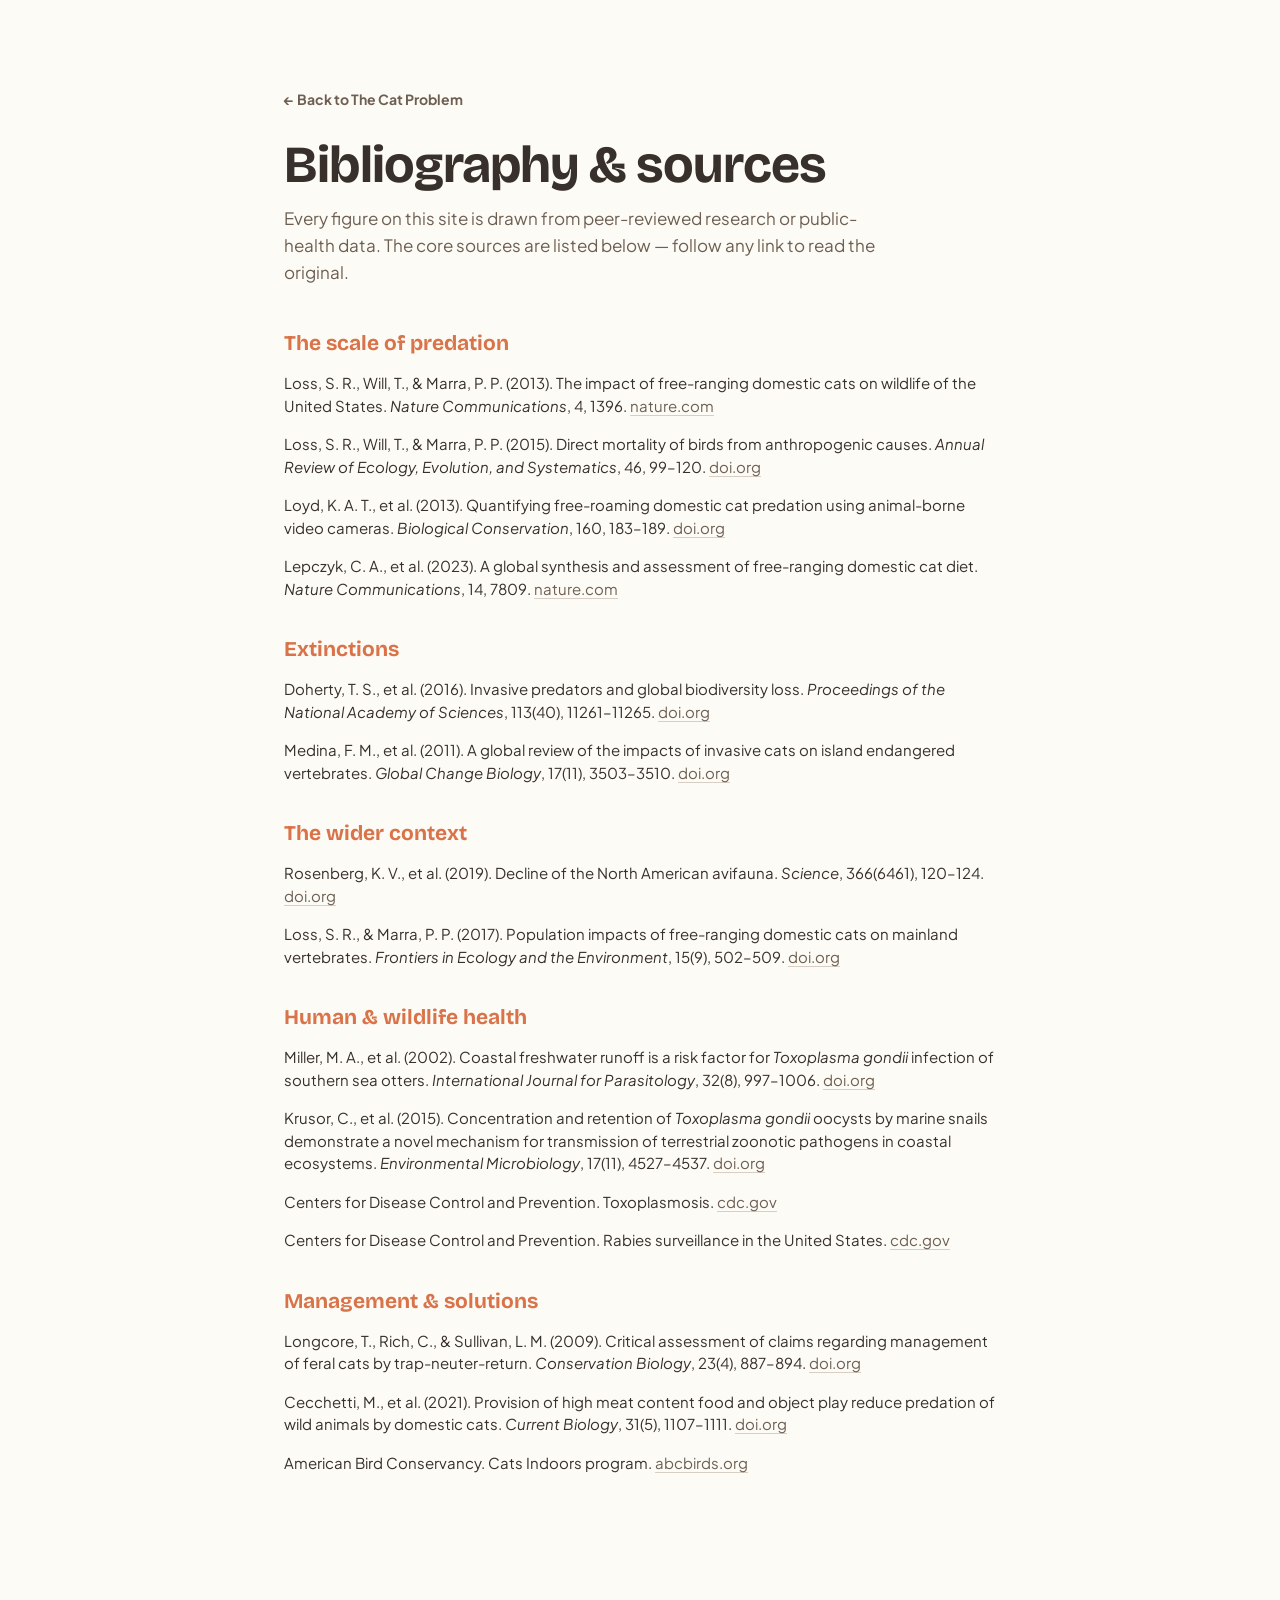
<file: bibliography.html>
<!doctype html>
<html lang="en">
<head>
  <meta charset="utf-8" />
  <meta name="viewport" content="width=device-width, initial-scale=1" />
  <title>Bibliography &amp; sources — The Cat Problem</title>
  <meta name="description" content="The peer-reviewed research and public-health data behind TheCatProblem.com." />

  <link rel="preconnect" href="https://fonts.googleapis.com" />
  <link rel="preconnect" href="https://fonts.gstatic.com" crossorigin />
  <link href="https://fonts.googleapis.com/css2?family=Bricolage+Grotesque:opsz,wght@12..96,400;12..96,500;12..96,600;12..96,700;12..96,800&family=Plus+Jakarta+Sans:ital,wght@0,400;0,500;0,600;0,700;1,500;1,600&display=swap" rel="stylesheet" />
  <link rel="stylesheet" href="styles.css" />
</head>
<body>
  <div class="page">
    <a class="page-back" href="index.html">← Back to The Cat Problem</a>
    <h1 class="page-title">Bibliography &amp; sources</h1>
    <p class="page-intro">
      Every figure on this site is drawn from peer-reviewed research or public-health
      data. The core sources are listed below — follow any link to read the original.
    </p>

    <div class="bib-group">
      <h2>The scale of predation</h2>
      <ul class="bib-list">
        <li class="bib-item">Loss, S. R., Will, T., &amp; Marra, P. P. (2013). The impact of
          free-ranging domestic cats on wildlife of the United States. <em>Nature Communications</em>,
          4, 1396. <a href="https://www.nature.com/articles/ncomms2380" target="_blank" rel="noopener">nature.com</a></li>
        <li class="bib-item">Loss, S. R., Will, T., &amp; Marra, P. P. (2015). Direct mortality of
          birds from anthropogenic causes. <em>Annual Review of Ecology, Evolution, and Systematics</em>,
          46, 99–120. <a href="https://doi.org/10.1146/annurev-ecolsys-112414-054133" target="_blank" rel="noopener">doi.org</a></li>
        <li class="bib-item">Loyd, K. A. T., et al. (2013). Quantifying free-roaming domestic cat
          predation using animal-borne video cameras. <em>Biological Conservation</em>, 160, 183–189.
          <a href="https://doi.org/10.1016/j.biocon.2013.01.008" target="_blank" rel="noopener">doi.org</a></li>
        <li class="bib-item">Lepczyk, C. A., et al. (2023). A global synthesis and assessment of
          free-ranging domestic cat diet. <em>Nature Communications</em>, 14, 7809.
          <a href="https://www.nature.com/articles/s41467-023-42766-6" target="_blank" rel="noopener">nature.com</a></li>
      </ul>
    </div>

    <div class="bib-group">
      <h2>Extinctions</h2>
      <ul class="bib-list">
        <li class="bib-item">Doherty, T. S., et al. (2016). Invasive predators and global
          biodiversity loss. <em>Proceedings of the National Academy of Sciences</em>, 113(40),
          11261–11265. <a href="https://doi.org/10.1073/pnas.1602480113" target="_blank" rel="noopener">doi.org</a></li>
        <li class="bib-item">Medina, F. M., et al. (2011). A global review of the impacts of
          invasive cats on island endangered vertebrates. <em>Global Change Biology</em>, 17(11),
          3503–3510. <a href="https://doi.org/10.1111/j.1365-2486.2011.02464.x" target="_blank" rel="noopener">doi.org</a></li>
      </ul>
    </div>

    <div class="bib-group">
      <h2>The wider context</h2>
      <ul class="bib-list">
        <li class="bib-item">Rosenberg, K. V., et al. (2019). Decline of the North American
          avifauna. <em>Science</em>, 366(6461), 120–124.
          <a href="https://doi.org/10.1126/science.aaw1313" target="_blank" rel="noopener">doi.org</a></li>
        <li class="bib-item">Loss, S. R., &amp; Marra, P. P. (2017). Population impacts of
          free-ranging domestic cats on mainland vertebrates. <em>Frontiers in Ecology and the
          Environment</em>, 15(9), 502–509.
          <a href="https://doi.org/10.1002/fee.1633" target="_blank" rel="noopener">doi.org</a></li>
      </ul>
    </div>

    <div class="bib-group">
      <h2>Human &amp; wildlife health</h2>
      <ul class="bib-list">
        <li class="bib-item">Miller, M. A., et al. (2002). Coastal freshwater runoff is a risk
          factor for <em>Toxoplasma gondii</em> infection of southern sea otters. <em>International
          Journal for Parasitology</em>, 32(8), 997–1006.
          <a href="https://doi.org/10.1016/S0020-7519(02)00069-3" target="_blank" rel="noopener">doi.org</a></li>
        <li class="bib-item">Krusor, C., et al. (2015). Concentration and retention of
          <em>Toxoplasma gondii</em> oocysts by marine snails demonstrate a novel mechanism for
          transmission of terrestrial zoonotic pathogens in coastal ecosystems. <em>Environmental
          Microbiology</em>, 17(11), 4527–4537.
          <a href="https://doi.org/10.1111/1462-2920.12927" target="_blank" rel="noopener">doi.org</a></li>
        <li class="bib-item">Centers for Disease Control and Prevention. Toxoplasmosis.
          <a href="https://www.cdc.gov/toxoplasmosis/" target="_blank" rel="noopener">cdc.gov</a></li>
        <li class="bib-item">Centers for Disease Control and Prevention. Rabies surveillance in
          the United States. <a href="https://www.cdc.gov/rabies/" target="_blank" rel="noopener">cdc.gov</a></li>
      </ul>
    </div>

    <div class="bib-group">
      <h2>Management &amp; solutions</h2>
      <ul class="bib-list">
        <li class="bib-item">Longcore, T., Rich, C., &amp; Sullivan, L. M. (2009). Critical
          assessment of claims regarding management of feral cats by trap-neuter-return.
          <em>Conservation Biology</em>, 23(4), 887–894.
          <a href="https://doi.org/10.1111/j.1523-1739.2009.01174.x" target="_blank" rel="noopener">doi.org</a></li>
        <li class="bib-item">Cecchetti, M., et al. (2021). Provision of high meat content food and
          object play reduce predation of wild animals by domestic cats. <em>Current Biology</em>,
          31(5), 1107–1111. <a href="https://doi.org/10.1016/j.cub.2020.12.044" target="_blank" rel="noopener">doi.org</a></li>
        <li class="bib-item">American Bird Conservancy. Cats Indoors program.
          <a href="https://abcbirds.org/program/cats-indoors/" target="_blank" rel="noopener">abcbirds.org</a></li>
      </ul>
    </div>

  </div>

  <script src="main.js"></script>
</body>
</html>
</file>
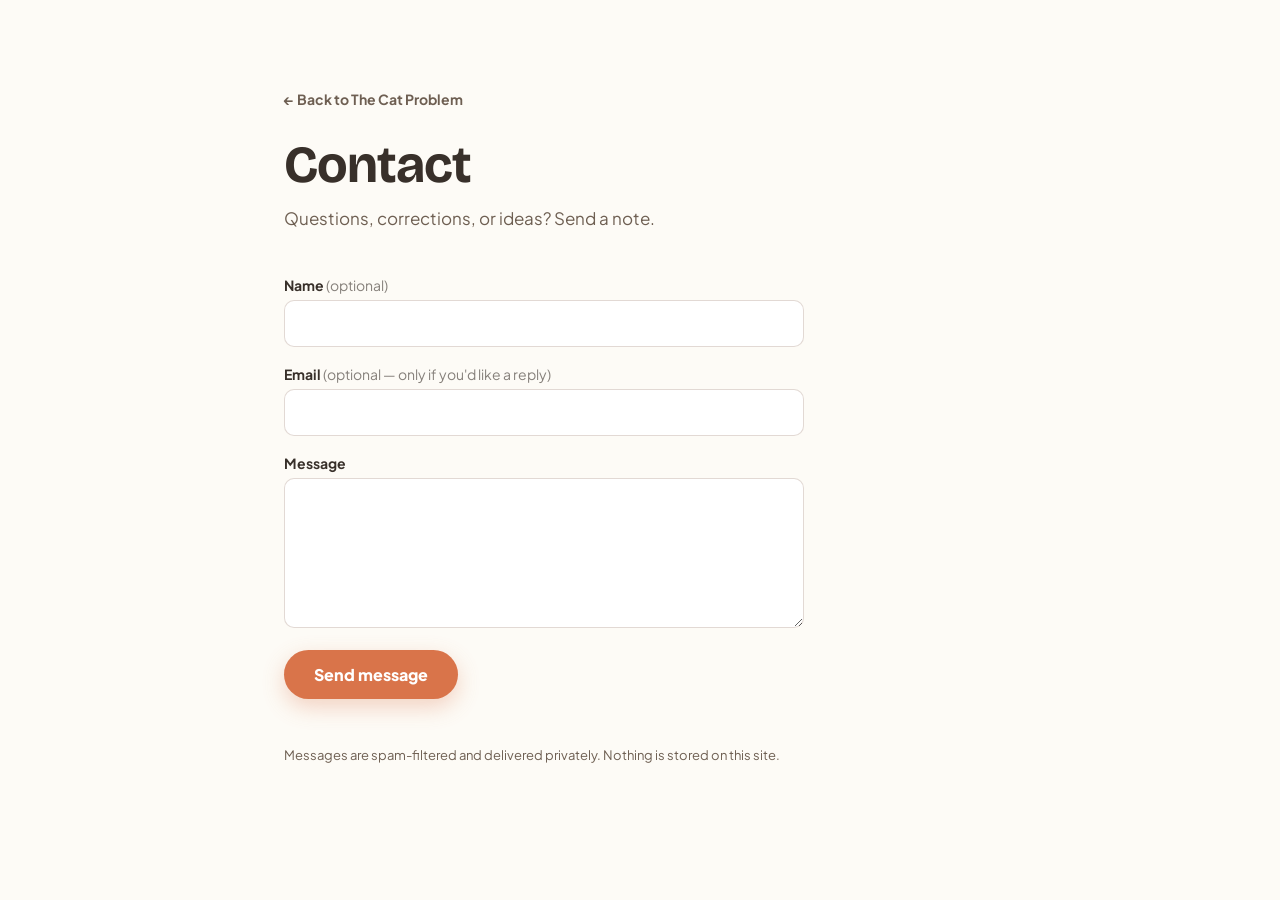
<file: contact.html>
<!doctype html>
<html lang="en">
<head>
  <meta charset="utf-8" />
  <meta name="viewport" content="width=device-width, initial-scale=1" />
  <title>Contact — The Cat Problem</title>
  <meta name="description" content="Send a message to The Cat Problem." />

  <link rel="preconnect" href="https://fonts.googleapis.com" />
  <link rel="preconnect" href="https://fonts.gstatic.com" crossorigin />
  <link href="https://fonts.googleapis.com/css2?family=Bricolage+Grotesque:opsz,wght@12..96,400;12..96,500;12..96,600;12..96,700;12..96,800&family=Plus+Jakarta+Sans:ital,wght@0,400;0,500;0,600;0,700;1,500;1,600&display=swap" rel="stylesheet" />
  <link rel="stylesheet" href="styles.css" />
</head>
<body>
  <div class="page">
    <a class="page-back" href="index.html">← Back to The Cat Problem</a>
    <h1 class="page-title">Contact</h1>
    <p class="page-intro">Questions, corrections, or ideas? Send a note.</p>

    <!-- Backend: Web3Forms. Replace the access_key value with your own key from
         web3forms.com (created with your private email — the key here is public but
         does NOT reveal the destination address). -->
    <form class="contact-form" id="contactForm" action="https://api.web3forms.com/submit" method="POST">
      <input type="hidden" name="access_key" value="0837eb6a-bec5-4e0d-9542-d2c348426289" />
      <input type="hidden" name="subject" value="New message from TheCatProblem.com" />
      <input type="hidden" name="from_name" value="TheCatProblem.com" />

      <!-- honeypot: real people leave this empty; bots fill it and get silently dropped -->
      <input type="text" name="_gotcha" class="hp-field" tabindex="-1" autocomplete="off" aria-hidden="true" />

      <div class="field">
        <label for="cf-name">Name <span style="font-weight:400;opacity:.6">(optional)</span></label>
        <input id="cf-name" type="text" name="name" autocomplete="off" />
      </div>

      <div class="field">
        <label for="cf-email">Email <span style="font-weight:400;opacity:.6">(optional — only if you'd like a reply)</span></label>
        <input id="cf-email" type="email" name="email" autocomplete="off" />
      </div>

      <div class="field">
        <label for="cf-msg">Message</label>
        <textarea id="cf-msg" name="message" required></textarea>
      </div>

      <button class="submit-btn" type="submit">Send message</button>
      <p class="form-status" id="formStatus" role="status" aria-live="polite"></p>
    </form>

    <p class="form-note">Messages are spam-filtered and delivered privately. Nothing is stored on this site.</p>
  </div>

  <script src="main.js"></script>
</body>
</html>
</file>
<file: styles.css>
/* ============================================================
   TheCatProblem.com — global styles
   Warm, friendly, a little cute. Deep-sea-style stepped scroll.
   ============================================================ */

:root {
  /* --- warm near-white paper palette --- */
  --cream:        #FDFBF6;   /* warm off-white, keeps it professional */
  --cream-deep:   #F6EFE2;
  --dusk:         #EFE4D0;
  --ink:          #38302A;   /* warm near-black */
  --ink-soft:     #6E5F52;
  --marigold:     #E8A23D;
  --terracotta:   #D9744A;
  --sage:         #8FA98A;

  /* --- the cat (soft slate grey — refined, not mascot-y) --- */
  --cat:          #A6ABB2;
  --cat-dark:     #7B818B;
  --cat-cream:    #F1F0ED;
  --cat-pink:     #E8A7A2;

  --font-display: "Bricolage Grotesque", "Segoe UI", system-ui, sans-serif;
  --font-body:    "Plus Jakarta Sans", system-ui, sans-serif;

  --ease: cubic-bezier(.22, .61, .36, 1);
}

* { box-sizing: border-box; }

html { scroll-behavior: smooth; }

body {
  margin: 0;
  font-family: var(--font-body);
  color: var(--ink);
  background: var(--cream);
  -webkit-font-smoothing: antialiased;
  text-rendering: optimizeLegibility;
  overflow-x: hidden;
}

/* ---------- brand mark ---------- */
.brand {
  position: absolute;
  top: 22px; left: 26px;
  z-index: 50;
  font-family: var(--font-body);
  font-weight: 700;
  font-size: 15px;
  letter-spacing: .2px;
  color: var(--ink);
  text-decoration: none;
  opacity: .72;
  transition: opacity .3s var(--ease);
  mix-blend-mode: multiply;
}
.brand:hover { opacity: 1; }
.brand-dot { color: var(--terracotta); }

/* ============================================================
   Stepped-scroll scaffolding
   Each .step is (at least) a full viewport; content reveals in.
   ============================================================ */
.step {
  position: relative;
  min-height: 100svh;
  display: flex;
  flex-direction: column;
  align-items: center;
  justify-content: center;
  padding: 80px 24px;
  text-align: center;
}

/* reveal-on-scroll primitive */
.reveal {
  opacity: 0;
  transform: translateY(26px);
  transition: opacity .9s var(--ease), transform .9s var(--ease);
}
.reveal.in { opacity: 1; transform: none; }
/* gentle stagger for stacked reveals in a section */
.in-view .reveal:nth-child(1) { transition-delay: .00s; }
.in-view .reveal:nth-child(2) { transition-delay: .10s; }
.in-view .reveal:nth-child(3) { transition-delay: .20s; }
.in-view .reveal:nth-child(4) { transition-delay: .30s; }
.in-view .reveal:nth-child(5) { transition-delay: .42s; }

/* ============================================================
   SCREEN 1 — hero
   ============================================================ */
.hero { overflow: hidden; }

.hero-glow {
  position: absolute;
  left: 50%; top: 46%;
  width: 120vmax; height: 120vmax;
  transform: translate(-50%, -50%);
  background: radial-gradient(circle at center,
              #FFFFFF 0%, #FDF7EC 34%, var(--cream) 64%);
  z-index: 0;
}

.hero-inner {
  position: relative;
  z-index: 2;
  max-width: 720px;
}

.kicker {
  font-weight: 700;
  font-size: clamp(12px, 1.4vw, 14px);
  letter-spacing: .16em;
  text-transform: uppercase;
  color: var(--terracotta);
  margin: 0 0 18px;
}

.hero-title {
  font-family: var(--font-display);
  font-weight: 700;
  font-size: clamp(46px, 8.8vw, 96px);
  line-height: 1.0;
  letter-spacing: -1.8px;
  margin: 0 0 22px;
}

.hero-sub {
  font-size: clamp(17px, 2.1vw, 21px);
  line-height: 1.6;
  color: var(--ink-soft);
  max-width: 520px;
  margin: 0 auto 8px;
  font-weight: 500;
}

.cat-wrap {
  width: clamp(200px, 34vw, 290px);
  margin: 26px auto 20px;
}

.hero-turn {
  font-family: var(--font-body);
  font-style: italic;
  font-weight: 600;
  font-size: clamp(18px, 2.4vw, 24px);
  color: var(--ink);
  margin: 4px 0 0;
}

/* ---------- floating motes ---------- */
.motes { position: absolute; inset: 0; z-index: 1; pointer-events: none; }
.mote {
  position: absolute;
  bottom: -10px;
  width: 7px; height: 7px;
  border-radius: 50%;
  background: var(--marigold);
  opacity: 0;
  animation: rise linear infinite;
}
@keyframes rise {
  0%   { transform: translateY(0) scale(.6);   opacity: 0; }
  12%  { opacity: .5; }
  100% { transform: translateY(-92vh) scale(1); opacity: 0; }
}

/* ---------- scroll cue ---------- */
.scroll-cue {
  position: absolute;
  bottom: 26px; left: 50%;
  transform: translateX(-50%);
  z-index: 3;
  display: flex; flex-direction: column; align-items: center; gap: 6px;
  color: var(--ink-soft);
  font-size: 12.5px; letter-spacing: .12em; text-transform: uppercase; font-weight: 600;
}
.scroll-cue svg { animation: bob 1.8s var(--ease) infinite; }
@keyframes bob { 0%,100% { transform: translateY(0); } 50% { transform: translateY(6px); } }

/* ============================================================
   The cat — living idle animation
   ============================================================ */
.cat { width: 100%; height: auto; display: block; overflow: visible; }

.cat-shadow { fill: rgba(90, 80, 70, .14); }

.body      { fill: var(--cat); }
.belly     { fill: var(--cat-cream); }
.leg       { fill: var(--cat); }
.toe       { stroke: #5E6166; stroke-width: 2.2; stroke-linecap: round; fill: none; opacity: .65; }
.head      { fill: var(--cat); }
.ear       { fill: var(--cat); }
.ear-inner { fill: var(--cat-pink); }
.stripe    { stroke: var(--cat-dark); stroke-width: 6; stroke-linecap: round; fill: none; opacity: .85; }
.blush     { fill: var(--cat-pink); opacity: .42; }
.eyeball   { fill: #2A2622; }
.glint     { fill: #FFFFFF; }
.glint-sm  { fill: #FFFFFF; opacity: .8; }
.nose      { fill: var(--cat-pink); stroke: #CE7C72; stroke-width: 1.5; stroke-linejoin: round; }
.mouth     { stroke: #9C7F72; stroke-width: 3; fill: none; stroke-linecap: round; }
.whiskers path { stroke: #C4BEB6; stroke-width: 2; stroke-linecap: round; }

/* breathing */
.cat-torso { transform-box: fill-box; transform-origin: 50% 100%; animation: breathe 4.6s ease-in-out infinite; }
@keyframes breathe {
  0%, 100% { transform: scaleY(1) scaleX(1); }
  50%      { transform: scaleY(1.025) scaleX(.992); }
}

/* tail sway */
.tail, .tail-tip {
  transform-box: fill-box;
  transform-origin: 4px 64px;   /* near the base where it meets the body */
  animation: sway 3.9s ease-in-out infinite;
}
@keyframes sway {
  0%, 100% { transform: rotate(-5deg); }
  50%      { transform: rotate(7deg);  }
}

/* blink — toggled by JS */
.eyes { transform-box: fill-box; transform-origin: 50% 50%; transition: transform .11s var(--ease); }
.eyes.blink { transform: scaleY(.12); }

/* ear twitch — toggled by JS (rotate slightly) */
.ear { transform-box: fill-box; transform-origin: 50% 100%; transition: transform .18s var(--ease); }
.ear.twitch { transform: rotate(-7deg); }

/* ============================================================
   SCREEN 2 — the unseen scale
   Tall scroll container with a pinned viewport; scroll drives
   the counter and fills the dot field.
   ============================================================ */
.scale {
  position: relative;
  height: 340vh;                 /* scroll distance that drives the count */
  background: linear-gradient(180deg, var(--cream-deep) 0%, var(--cream) 16%);
}
.scale-sticky {
  position: sticky;
  top: 0;
  height: 100svh;
  display: flex;
  flex-direction: column;
  align-items: center;
  justify-content: center;
  text-align: center;
  padding: 48px 24px;
}
.scale-lead {
  margin: 0 0 6px;
  font-size: clamp(15px, 2vw, 19px);
  font-weight: 600;
  color: var(--ink-soft);
}
.scale-number {
  font-family: var(--font-display);
  font-weight: 800;
  font-size: clamp(46px, 11vw, 116px);
  line-height: 1;
  letter-spacing: -2px;
  color: var(--ink);
  font-variant-numeric: tabular-nums;
  font-feature-settings: "tnum" 1;
}
.scale-unit {
  margin: 8px 0 26px;
  font-size: clamp(16px, 2.2vw, 22px);
  font-weight: 600;
  color: var(--ink);
  max-width: 460px;
}
.dotfield {
  display: flex;
  flex-wrap: wrap;
  gap: 3px;
  justify-content: center;
  align-content: flex-start;
  max-width: min(660px, 92vw);
  margin: 0 auto;
}
.dot {
  width: 6px; height: 6px;
  border-radius: 50%;
  background: rgba(150, 120, 100, .13);
  transition: background .2s var(--ease);
}
.dot.lit { background: var(--terracotta); }
.scale-legend {
  margin: 20px 0 0;
  font-size: clamp(14px, 1.9vw, 17px);
  letter-spacing: .1em;
  text-transform: uppercase;
  font-weight: 700;
  color: var(--ink);
}
.scale-source {
  margin: 6px 0 0;
  font-size: 12px;
  color: var(--ink-soft);
  opacity: .8;
  max-width: 440px;
}
.scale-source em { font-style: italic; }

/* ============================================================
   BRIDGE
   ============================================================ */
.bridge {
  background: linear-gradient(180deg, var(--cream) 0%, var(--cream-deep) 100%);
}
.bridge-line {
  font-family: var(--font-display);
  font-weight: 500;
  font-size: clamp(26px, 4.6vw, 46px);
  line-height: 1.32;
  color: var(--ink);
  max-width: 760px;
  letter-spacing: -.5px;
}
.bridge-line em { color: var(--terracotta); font-style: normal; font-weight: 700; }

/* ============================================================
   SCREEN 3a — where cats rank (bar chart)
   ============================================================ */
.rank-inner { width: 100%; max-width: 780px; }
.rank-title {
  font-family: var(--font-display);
  font-weight: 700;
  font-size: clamp(28px, 4.8vw, 50px);
  line-height: 1.08;
  letter-spacing: -1px;
  margin: 8px 0 38px;
  max-width: 660px;
  margin-left: auto;
  margin-right: auto;
}
.chart {
  display: flex;
  flex-direction: column;
  gap: 15px;
  width: 100%;
  text-align: left;
}
.bar-row {
  display: grid;
  grid-template-columns: minmax(80px, 128px) 1fr auto;
  grid-template-areas: "label track value";
  align-items: center;
  gap: 14px;
}
.bar-label {
  grid-area: label;
  font-weight: 700;
  font-size: clamp(12.5px, 1.6vw, 15px);
  color: var(--ink);
  text-align: right;
  line-height: 1.15;
}
.bar-track {
  grid-area: track;
  position: relative;
  height: 26px;
  background: rgba(150, 120, 100, .10);
  border-radius: 6px;
  overflow: hidden;
}
.bar-fill {
  height: 100%;
  width: 0;
  min-width: 3px;
  border-radius: 6px;
  background: var(--sage);
  transition: width 1.3s var(--ease);
}
.bar-fill.cats { background: var(--terracotta); }
.in-view .bar-fill { width: var(--w); }
/* fill in top-to-bottom, cats first */
.bar-row:nth-child(1) .bar-fill { transition-delay: .10s; }
.bar-row:nth-child(2) .bar-fill { transition-delay: .22s; }
.bar-row:nth-child(3) .bar-fill { transition-delay: .34s; }
.bar-row:nth-child(4) .bar-fill { transition-delay: .46s; }
.bar-row:nth-child(5) .bar-fill { transition-delay: .58s; }
.bar-row:nth-child(6) .bar-fill { transition-delay: .70s; }
.bar-value {
  grid-area: value;
  font-weight: 700;
  font-variant-numeric: tabular-nums;
  font-size: clamp(12px, 1.5vw, 14px);
  color: var(--ink-soft);
  white-space: nowrap;
}
.rank-source {
  margin: 30px 0 0;
  font-size: 12.5px;
  color: var(--ink-soft);
  opacity: .85;
}

/* narrow screens: stack the label above its bar so the track keeps room */
@media (max-width: 560px) {
  .bar-row {
    grid-template-columns: 1fr auto;
    grid-template-areas:
      "label label"
      "track value";
    gap: 5px 12px;
  }
  .bar-label { text-align: left; }
}

/* ============================================================
   SCREEN 3b — the honest reckoning
   ============================================================ */
.reckon {
  background: linear-gradient(180deg, var(--cream) 0%, var(--cream-deep) 100%);
}
.reckon-inner { max-width: 680px; }
.reckon-q {
  font-family: var(--font-display);
  font-weight: 700;
  font-size: clamp(27px, 4.6vw, 46px);
  letter-spacing: -.6px;
  line-height: 1.1;
  color: var(--terracotta);
  margin: 0 0 24px;
}
.reckon-body {
  font-size: clamp(17px, 2.1vw, 20px);
  line-height: 1.62;
  font-weight: 500;
  color: var(--ink);
  max-width: 600px;
  margin: 0 auto 22px;
}
.reckon-turn {
  font-family: var(--font-display);
  font-weight: 600;
  font-size: clamp(20px, 2.9vw, 29px);
  line-height: 1.28;
  letter-spacing: -.4px;
  color: var(--ink);
  max-width: 640px;
  margin: 0 auto;
}
.reckon-turn em { color: var(--terracotta); font-style: normal; }
.reckon-source {
  margin: 26px 0 0;
  font-size: 12.5px;
  color: var(--ink-soft);
  opacity: .85;
}
.reckon-source em { font-style: italic; }

/* ============================================================
   SCREEN 4 — the gallery of the lost
   ============================================================ */
.gallery-intro { background: var(--cream-deep); }
.gallery-intro strong { font-weight: 800; }

.gallery {
  position: relative;
  height: 330vh;                 /* scroll distance across the 5 species */
  background: var(--cream-deep);
}
.gallery-sticky {
  position: sticky;
  top: 0;
  height: 100svh;
  display: flex;
  flex-direction: column;
  align-items: center;
  justify-content: center;
  text-align: center;
  padding: 40px 24px;
}
.gallery-kicker {
  margin: 0 0 22px;
  font-weight: 700;
  font-size: clamp(12px, 1.4vw, 14px);
  letter-spacing: .16em;
  text-transform: uppercase;
  color: var(--terracotta);
}
.species-stack {
  position: relative;
  width: 100%;
  max-width: 540px;
  height: clamp(380px, 60vh, 460px);
  margin: 0 auto;
}
.species-card {
  position: absolute;
  inset: 0;
  display: flex;
  flex-direction: column;
  align-items: center;
  justify-content: flex-start;
  opacity: 0;
  transform: translateY(18px) scale(.985);
  transition: opacity .6s var(--ease), transform .6s var(--ease);
  pointer-events: none;
}
.species-card.active {
  opacity: 1;
  transform: none;
  pointer-events: auto;
}
.silhouette {
  margin-bottom: 6px;
  height: clamp(120px, 20vh, 158px);
  display: flex;
  align-items: flex-end;
  justify-content: center;
}
.sil {
  display: block;
  height: 100%;
  width: auto;
  max-width: 90%;
  object-fit: contain;
}
.species-name {
  font-family: var(--font-display);
  font-weight: 700;
  font-size: clamp(24px, 4vw, 38px);
  letter-spacing: -.5px;
  line-height: 1.05;
  color: var(--ink);
  margin: 4px 0 8px;
}
.species-meta {
  font-size: clamp(12.5px, 1.6vw, 15px);
  font-weight: 700;
  letter-spacing: .02em;
  color: var(--terracotta);
  margin: 0 0 14px;
}
.species-note {
  font-size: clamp(15px, 1.9vw, 18px);
  line-height: 1.55;
  color: var(--ink);
  max-width: 440px;
  margin: 0 0 16px;
}
.species-link {
  font-size: 13.5px;
  font-weight: 700;
  color: var(--ink-soft);
  text-decoration: none;
  border-bottom: 1.5px solid rgba(110, 95, 82, .35);
  padding-bottom: 1px;
  transition: color .25s var(--ease), border-color .25s var(--ease);
}
.species-link:hover { color: var(--terracotta); border-color: var(--terracotta); }

.gallery-rail {
  display: flex;
  gap: 10px;
  justify-content: center;
  margin-top: 26px;
}
.rail-dot {
  width: 8px; height: 8px;
  border-radius: 50%;
  background: rgba(150, 120, 100, .22);
  transition: background .3s var(--ease), transform .3s var(--ease);
}
.rail-dot.on { background: var(--terracotta); transform: scale(1.15); }

.gallery-outro {
  background: linear-gradient(180deg, var(--cream-deep) 0%, var(--cream) 100%);
}
.gallery-outro strong { color: var(--ink); font-weight: 800; }

/* ============================================================
   SCREEN 5 — why cats, specifically (the hidden toll)
   ============================================================ */
.seen-inner { max-width: 720px; }

.critters {
  display: flex;
  flex-wrap: wrap;
  gap: 11px 13px;
  justify-content: center;
  max-width: 452px;
  margin: 30px auto 14px;
}
.critter {
  opacity: 0;
  transition: opacity .5s var(--ease);
  color: #B7ADA3;
  line-height: 0;
}
.critter.seen { color: var(--terracotta); }
.critter-ico { width: 30px; height: auto; display: block; fill: currentColor; }
.in-view .critter.seen { opacity: 1; }
.in-view .critter.hidden { opacity: .32; }

.critter-legend {
  display: flex;
  align-items: center;
  justify-content: center;
  gap: 4px;
  font-size: 12.5px;
  font-weight: 700;
  letter-spacing: .02em;
  color: var(--ink-soft);
  margin: 0 auto 26px;
}
.swatch {
  display: inline-block;
  width: 11px; height: 11px;
  border-radius: 3px;
  vertical-align: middle;
}
.swatch.seen { background: var(--terracotta); }
.swatch.hidden { background: #C7BEB4; }

.seen-stat {
  font-family: var(--font-display);
  font-weight: 700;
  font-size: clamp(21px, 3.1vw, 31px);
  letter-spacing: -.5px;
  line-height: 1.15;
  color: var(--ink);
  margin: 4px 0 12px;
}
.seen-stat strong { color: var(--terracotta); }
.seen-line {
  font-size: clamp(16px, 2vw, 19px);
  line-height: 1.55;
  font-weight: 500;
  color: var(--ink);
  max-width: 540px;
  margin: 0 auto 18px;
}
.seen-line strong { color: var(--terracotta); font-weight: 800; }

/* ============================================================
   SCREEN 6 — closer to home (health)
   ============================================================ */
.pathway-sec {
  background: linear-gradient(180deg, var(--cream) 0%, #EAF1F1 100%);
}
.pathway-inner { max-width: 620px; width: 100%; }
.path-heading {
  font-family: var(--font-display);
  font-weight: 700;
  font-size: clamp(24px, 4.2vw, 42px);
  letter-spacing: -.8px;
  line-height: 1.1;
  color: var(--ink);
  margin: 6px auto 36px;
  max-width: 520px;
}
.pathway {
  position: relative;
  text-align: left;
  max-width: 500px;
  margin: 0 auto;
}
.path-base {
  position: absolute;
  left: 26px; top: 42px;
  width: 3px;
  height: calc(100% - 84px);
  background: rgba(120, 110, 100, .18);
  border-radius: 2px;
}
.path-fill {
  position: absolute;
  left: 26px; top: 42px;
  width: 3px;
  height: 0;
  background: var(--terracotta);
  border-radius: 2px;
  transition: height 2.4s var(--ease);
}
.in-view .path-fill { height: var(--fill-h, calc(100% - 84px)); }
.pnode {
  position: relative;
  display: grid;
  grid-template-columns: 54px 1fr;
  gap: 16px;
  align-items: flex-start;
  padding: 14px 0;
}
.node-badge {
  width: 54px; height: 54px;
  border-radius: 50%;
  background: var(--cream);
  border: 3px solid rgba(120, 110, 100, .22);
  display: flex; align-items: center; justify-content: center;
  font-family: var(--font-display);
  font-weight: 800; font-size: 22px;
  color: var(--ink-soft);
  position: relative; z-index: 2;
  transition: border-color .5s var(--ease), color .5s var(--ease), transform .5s var(--ease);
}
.in-view .node-badge {
  border-color: var(--terracotta);
  color: var(--terracotta);
  transform: scale(1.06);
  transition-delay: var(--d);
}
.node-title {
  font-weight: 800;
  font-size: clamp(15px, 2vw, 18px);
  color: var(--ink);
  margin: 7px 0 4px;
}
.node-desc {
  font-size: clamp(13.5px, 1.8vw, 15px);
  line-height: 1.5;
  color: var(--ink-soft);
  margin: 0;
}
.node-desc em { font-style: italic; }

/* human-health fact cards */
.health-facts { background: linear-gradient(180deg, #EAF1F1 0%, var(--cream) 60%); }
.facts-inner { max-width: 940px; width: 100%; }
.facts-heading {
  font-family: var(--font-display);
  font-weight: 700;
  font-size: clamp(24px, 4vw, 40px);
  letter-spacing: -.6px;
  color: var(--ink);
  margin: 0 0 34px;
}
.fact-cards {
  display: grid;
  grid-template-columns: repeat(3, 1fr);
  gap: 18px;
}
.fact-card {
  background: #FFFFFF;
  border: 1px solid rgba(150, 120, 100, .14);
  border-radius: 16px;
  padding: 24px 22px;
  text-align: left;
  box-shadow: 0 6px 22px rgba(90, 70, 50, .05);
}
.fact-num {
  font-family: var(--font-display);
  font-weight: 800;
  font-size: clamp(34px, 6vw, 46px);
  line-height: 1;
  color: var(--terracotta);
  margin-bottom: 14px;
  min-height: 46px;
  display: flex;
  align-items: center;
}
.fact-ico { width: 42px; height: 42px; color: var(--terracotta); }
.fact-label {
  font-weight: 800;
  font-size: 16px;
  line-height: 1.25;
  color: var(--ink);
  margin: 0 0 8px;
}
.fact-label em { font-style: italic; }
.fact-desc {
  font-size: 14px;
  line-height: 1.5;
  color: var(--ink-soft);
  margin: 0 0 14px;
}
.fact-src {
  font-size: 11px;
  letter-spacing: .08em;
  text-transform: uppercase;
  font-weight: 700;
  color: var(--ink-soft);
  opacity: .7;
  margin: 0;
}
@media (max-width: 640px) {
  .fact-cards { grid-template-columns: 1fr; max-width: 360px; margin: 0 auto; }
}

/* ============================================================
   SCREEN 7 — a few more fair questions
   ============================================================ */
.counter { background: linear-gradient(180deg, var(--cream) 0%, var(--cream-deep) 100%); }
.counter-inner { max-width: 680px; }
.qa-grid {
  display: grid;
  grid-template-columns: 1fr 1fr;
  gap: 16px;
  max-width: 740px;
  margin: 0 auto 22px;
}
@media (max-width: 640px) {
  .qa-grid { grid-template-columns: 1fr; }
}
.qa {
  text-align: left;
  margin: 0;
  padding: 22px 24px;
  background: rgba(255, 255, 255, .55);
  border: 1px solid rgba(150, 120, 100, .14);
  border-radius: 14px;
}
.qa-q {
  font-family: var(--font-display);
  font-weight: 700;
  font-size: clamp(18px, 2.5vw, 23px);
  line-height: 1.2;
  color: var(--terracotta);
  margin: 0 0 10px;
}
.qa-a {
  font-size: clamp(14.5px, 1.9vw, 16.5px);
  line-height: 1.55;
  color: var(--ink);
  margin: 0;
  font-weight: 500;
}

/* ============================================================
   SCREEN 8 — what actually works (the ladder)
   ============================================================ */
.solutions { background: var(--cream); }
.solutions-inner { max-width: 640px; }
.ladder {
  display: flex;
  flex-direction: column;
  gap: 14px;
  margin: 32px auto 0;
  text-align: left;
}
.sol-card {
  background: #FFFFFF;
  border: 1px solid rgba(150, 120, 100, .14);
  border-radius: 14px;
  padding: 18px 20px;
  box-shadow: 0 5px 18px rgba(90, 70, 50, .05);
}
.sol-head {
  display: flex;
  align-items: center;
  justify-content: space-between;
  gap: 12px;
  margin-bottom: 6px;
}
.sol-title {
  font-family: var(--font-display);
  font-weight: 700;
  font-size: clamp(16px, 2.2vw, 20px);
  line-height: 1.15;
  color: var(--ink);
  margin: 0;
}
.sol-eff {
  flex: none;
  font-size: 11.5px;
  font-weight: 800;
  letter-spacing: .02em;
  padding: 5px 11px;
  border-radius: 999px;
  white-space: nowrap;
}
.eff-high  { background: #DDECD8; color: #4B7A46; }
.eff-med   { background: #FBE8C6; color: #A2701A; }
.eff-birds { background: #DFEAEF; color: #4C7182; }
.eff-base  { background: #EFE6DA; color: #8A6C4F; }
.sol-desc {
  font-size: clamp(13.5px, 1.8vw, 15px);
  line-height: 1.5;
  color: var(--ink-soft);
  margin: 0;
}

/* ============================================================
   SCREEN 9 — the gentle close
   ============================================================ */
.closing { overflow: hidden; background: var(--cream); }
.closing-inner { position: relative; z-index: 2; max-width: 680px; }
.closing-title {
  font-family: var(--font-display);
  font-weight: 700;
  font-size: clamp(34px, 6.4vw, 68px);
  line-height: 1.04;
  letter-spacing: -1.6px;
  margin: 8px 0 22px;
}
.closing-title em { color: var(--terracotta); font-style: italic; }
.closing-body {
  font-size: clamp(17px, 2.1vw, 21px);
  line-height: 1.6;
  font-weight: 500;
  color: var(--ink-soft);
  max-width: 560px;
  margin: 0 auto 32px;
}

.pledge { margin: 0 auto 20px; }
.pledge-btn {
  font-family: var(--font-body);
  font-weight: 800;
  font-size: clamp(16px, 2.2vw, 19px);
  color: #fff;
  background: var(--terracotta);
  border: none;
  border-radius: 999px;
  padding: 16px 32px;
  cursor: pointer;
  box-shadow: 0 8px 22px rgba(217, 116, 74, .32);
  transition: transform .2s var(--ease), box-shadow .2s var(--ease), background .3s var(--ease);
}
.pledge-btn:hover { transform: translateY(-2px); box-shadow: 0 12px 30px rgba(217, 116, 74, .42); }
.pledge-btn.pledged {
  background: var(--sage);
  box-shadow: none;
  cursor: default;
  transform: none;
}
.pledge-count {
  display: block;
  width: fit-content;
  margin: 14px auto 0;
  font-size: 14px;
  font-weight: 700;
  color: var(--ink-soft);
  min-height: 1.2em;
}
.pledge-count.pop { animation: countPop .55s var(--ease); }
@keyframes countPop {
  0%   { transform: scale(1);    color: var(--ink-soft); }
  35%  { transform: scale(1.28); color: var(--terracotta); }
  100% { transform: scale(1);    color: var(--ink-soft); }
}

/* pledge confetti */
.confetti-piece {
  position: fixed;
  top: 0; left: 0;
  width: 9px; height: 14px;
  border-radius: 2px;
  z-index: 9999;
  pointer-events: none;
  will-change: transform, opacity;
}

.closing-actions { margin: 0 0 36px; }
.ghost-btn {
  font-family: var(--font-body);
  font-weight: 700;
  font-size: 14.5px;
  color: var(--ink);
  background: transparent;
  border: 2px solid rgba(120, 110, 100, .28);
  border-radius: 999px;
  padding: 11px 24px;
  cursor: pointer;
  transition: border-color .2s var(--ease), color .2s var(--ease);
}
.ghost-btn:hover { border-color: var(--terracotta); color: var(--terracotta); }

.resources { display: flex; flex-direction: column; align-items: center; gap: 11px; }
.resources-label {
  font-size: 12px; letter-spacing: .14em; text-transform: uppercase;
  font-weight: 700; color: var(--ink-soft); opacity: .7; margin: 0 0 3px;
}
.res-link {
  font-weight: 700; font-size: 15px; color: var(--ink); text-decoration: none;
  border-bottom: 2px solid rgba(217, 116, 74, .35); padding-bottom: 2px;
  transition: color .2s var(--ease), border-color .2s var(--ease);
}
.res-link:hover { color: var(--terracotta); border-color: var(--terracotta); }

.site-footer {
  position: relative; z-index: 2;
  margin-top: 56px;
  display: flex; flex-wrap: wrap; gap: 10px;
  align-items: center; justify-content: center;
  font-size: 14px; color: var(--ink-soft);
}
.site-footer a {
  color: var(--ink-soft); text-decoration: none; font-weight: 700;
  border-bottom: 1px solid transparent;
  transition: color .2s var(--ease), border-color .2s var(--ease);
}
.site-footer a:hover { color: var(--terracotta); border-color: var(--terracotta); }
.footer-mark { font-weight: 800; opacity: .55; }

/* ============================================================
   Satellite pages (bibliography, contact)
   ============================================================ */
.page { max-width: 760px; margin: 0 auto; padding: 88px 24px 100px; }
.page-back {
  display: inline-block; margin-bottom: 30px;
  font-weight: 700; font-size: 14px; color: var(--ink-soft); text-decoration: none;
}
.page-back:hover { color: var(--terracotta); }
.page-title {
  font-family: var(--font-display); font-weight: 700;
  font-size: clamp(32px, 6vw, 52px); letter-spacing: -1px; line-height: 1.05;
  margin: 0 0 12px;
}
.page-intro {
  font-size: 17px; line-height: 1.6; color: var(--ink-soft);
  margin: 0 0 44px; max-width: 620px;
}

/* bibliography */
.bib-group { margin-bottom: 36px; }
.bib-group h2 {
  font-family: var(--font-display); font-weight: 700; font-size: 21px;
  color: var(--terracotta); margin: 0 0 16px;
}
.bib-list { list-style: none; margin: 0; padding: 0; display: flex; flex-direction: column; gap: 16px; }
.bib-item { font-size: 15px; line-height: 1.5; color: var(--ink); }
.bib-item a { color: var(--ink-soft); text-decoration: none; border-bottom: 1px solid rgba(150, 120, 100, .35); }
.bib-item a:hover { color: var(--terracotta); border-color: var(--terracotta); }
.bib-item em { font-style: italic; }

/* contact form */
.contact-form { display: flex; flex-direction: column; gap: 18px; max-width: 520px; }
.field label { display: block; font-weight: 700; font-size: 14px; margin-bottom: 6px; color: var(--ink); }
.field input, .field textarea {
  width: 100%; font-family: var(--font-body); font-size: 16px; color: var(--ink);
  background: #fff; border: 1.5px solid rgba(150, 120, 100, .28); border-radius: 10px;
  padding: 12px 14px; transition: border-color .2s var(--ease);
}
.field input:focus, .field textarea:focus { outline: none; border-color: var(--terracotta); }
.field textarea { min-height: 150px; resize: vertical; }
.hp-field { position: absolute; left: -9999px; width: 1px; height: 1px; overflow: hidden; }
.submit-btn {
  align-self: flex-start;
  font-family: var(--font-body); font-weight: 800; font-size: 16px; color: #fff;
  background: var(--terracotta); border: none; border-radius: 999px;
  padding: 14px 30px; cursor: pointer;
  box-shadow: 0 8px 22px rgba(217, 116, 74, .3);
  transition: transform .2s var(--ease), box-shadow .2s var(--ease);
}
.submit-btn:hover { transform: translateY(-2px); box-shadow: 0 12px 28px rgba(217, 116, 74, .4); }
.form-note { font-size: 13px; color: var(--ink-soft); margin: 4px 0 0; }
.form-status { font-size: 15px; font-weight: 700; margin: 8px 0 0; min-height: 1.2em; }

/* ============================================================
   Sequential "dealt onto the table" card reveal (left -> right)
   ============================================================ */
.deal-in {
  opacity: 0;
  transform: translateX(-42px);
  transition: opacity .55s var(--ease), transform .55s var(--ease);
}
.in-view .deal-in { opacity: 1; transform: none; }
.in-view .deal-in:nth-child(1) { transition-delay: .05s; }
.in-view .deal-in:nth-child(2) { transition-delay: .22s; }
.in-view .deal-in:nth-child(3) { transition-delay: .39s; }
.in-view .deal-in:nth-child(4) { transition-delay: .56s; }

/* ============================================================
   "keep scrolling" hint for pinned sections (counter, gallery)
   ============================================================ */
.scroll-hint {
  position: absolute;
  bottom: 20px; left: 50%;
  transform: translateX(-50%);
  z-index: 4;
  display: flex;
  flex-direction: column;
  align-items: center;
  gap: 3px;
  color: var(--ink-soft);
  font-size: 11px;
  letter-spacing: .12em;
  text-transform: uppercase;
  font-weight: 700;
  opacity: .55;
  pointer-events: none;
}
.scroll-hint svg { animation: bob 1.8s var(--ease) infinite; }
/* on desktop, move the cue into the side margin, aligned with the graphic */
@media (min-width: 760px) {
  .scroll-hint {
    left: auto; bottom: auto;
    right: clamp(16px, 5vw, 74px);
    top: 50%;
    transform: translateY(-50%);
    gap: 10px;
  }
  .scroll-hint span { writing-mode: vertical-rl; letter-spacing: .22em; }
}

/* first mention of the parasite — make it stand out */
.term-first {
  font-style: italic;
  font-weight: 800;
  color: var(--ink);
}

/* short bridge beats needn't eat a whole screen on desktop —
   letting the next section peek cues the reader to keep scrolling */
@media (min-width: 760px) {
  .bridge { min-height: 66vh; }
}

/* ============================================================
   Accessibility — respect reduced motion
   ============================================================ */
@media (prefers-reduced-motion: reduce) {
  .cat-torso, .tail, .tail-tip, .scroll-cue svg, .scroll-hint svg, .mote { animation: none !important; }
  .reveal { transition-duration: .01ms; }
  .bar-fill { transition-duration: .01ms; }
  .critter { transition-duration: .01ms !important; transition-delay: 0s !important; }
  .deal-in { transition-duration: .01ms !important; transition-delay: 0s !important; }
  .pledge-count.pop { animation: none; }
  html { scroll-behavior: auto; }
}
</file>
